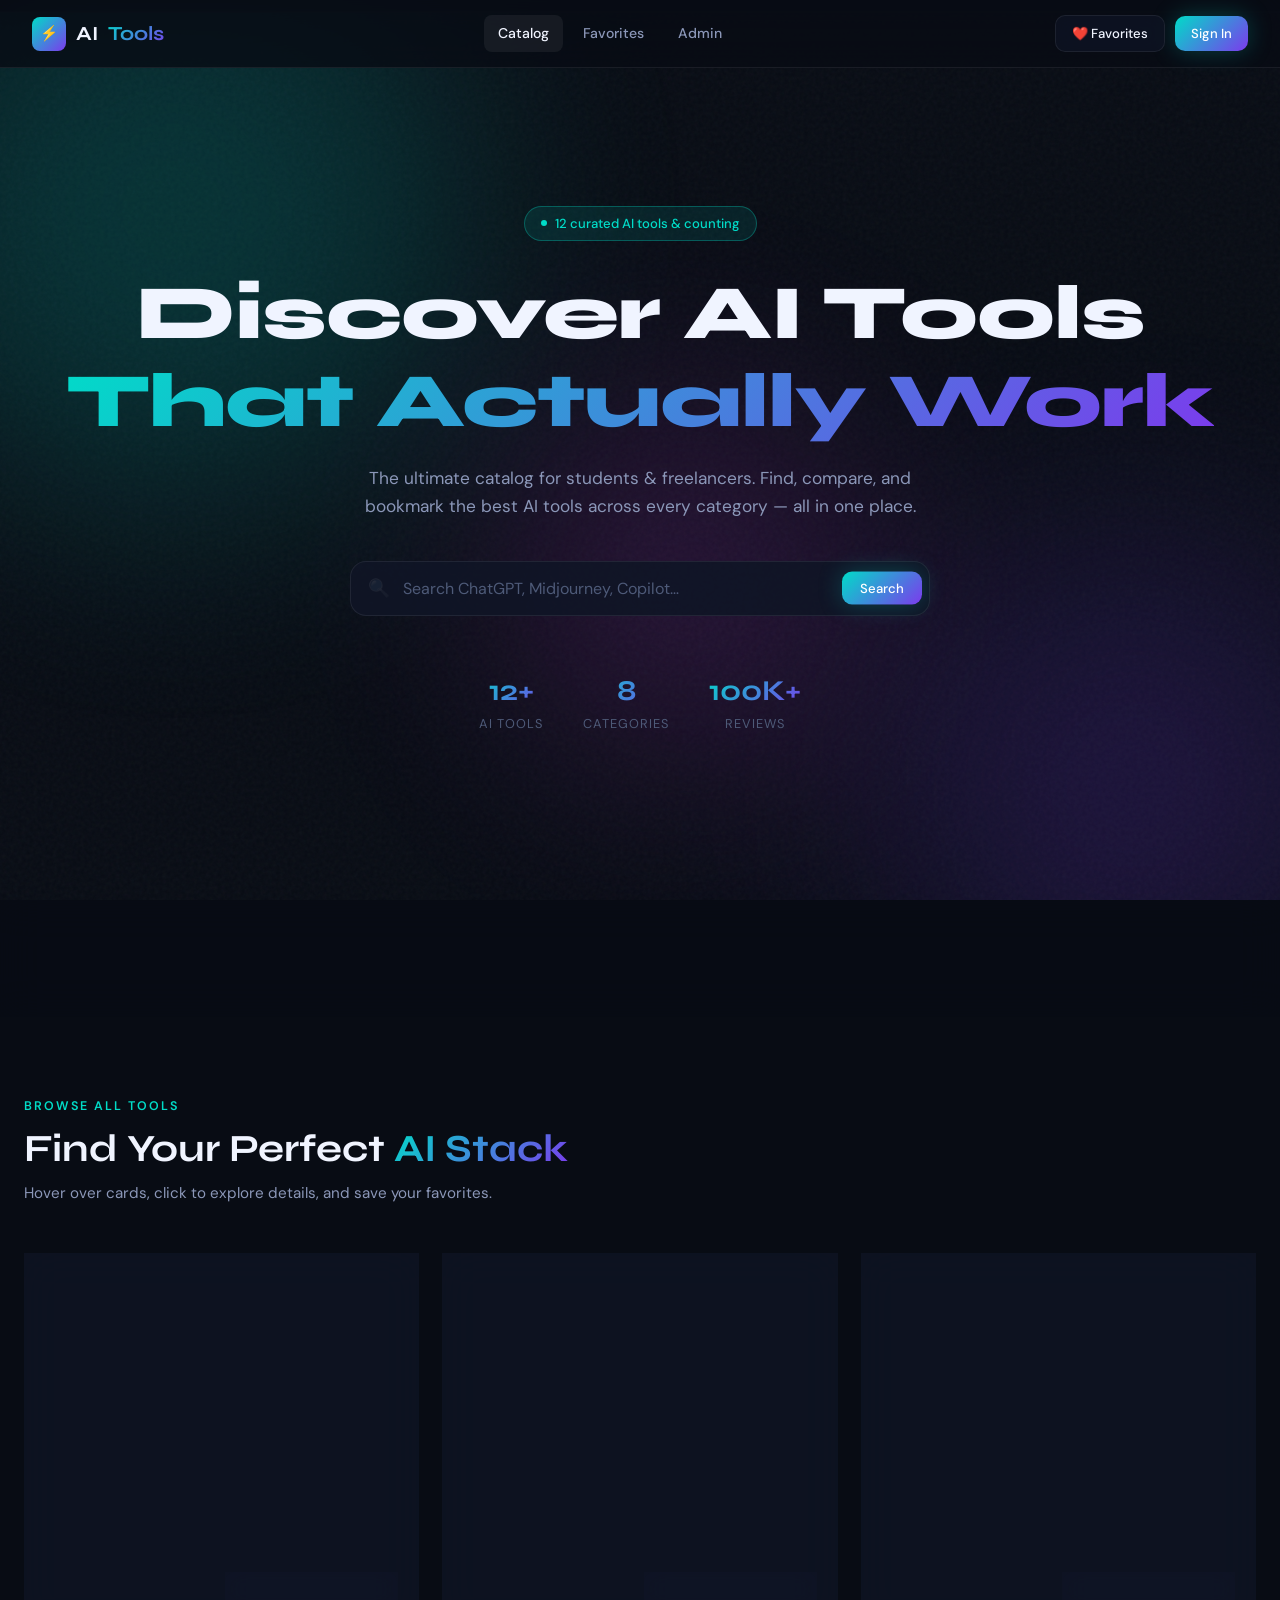
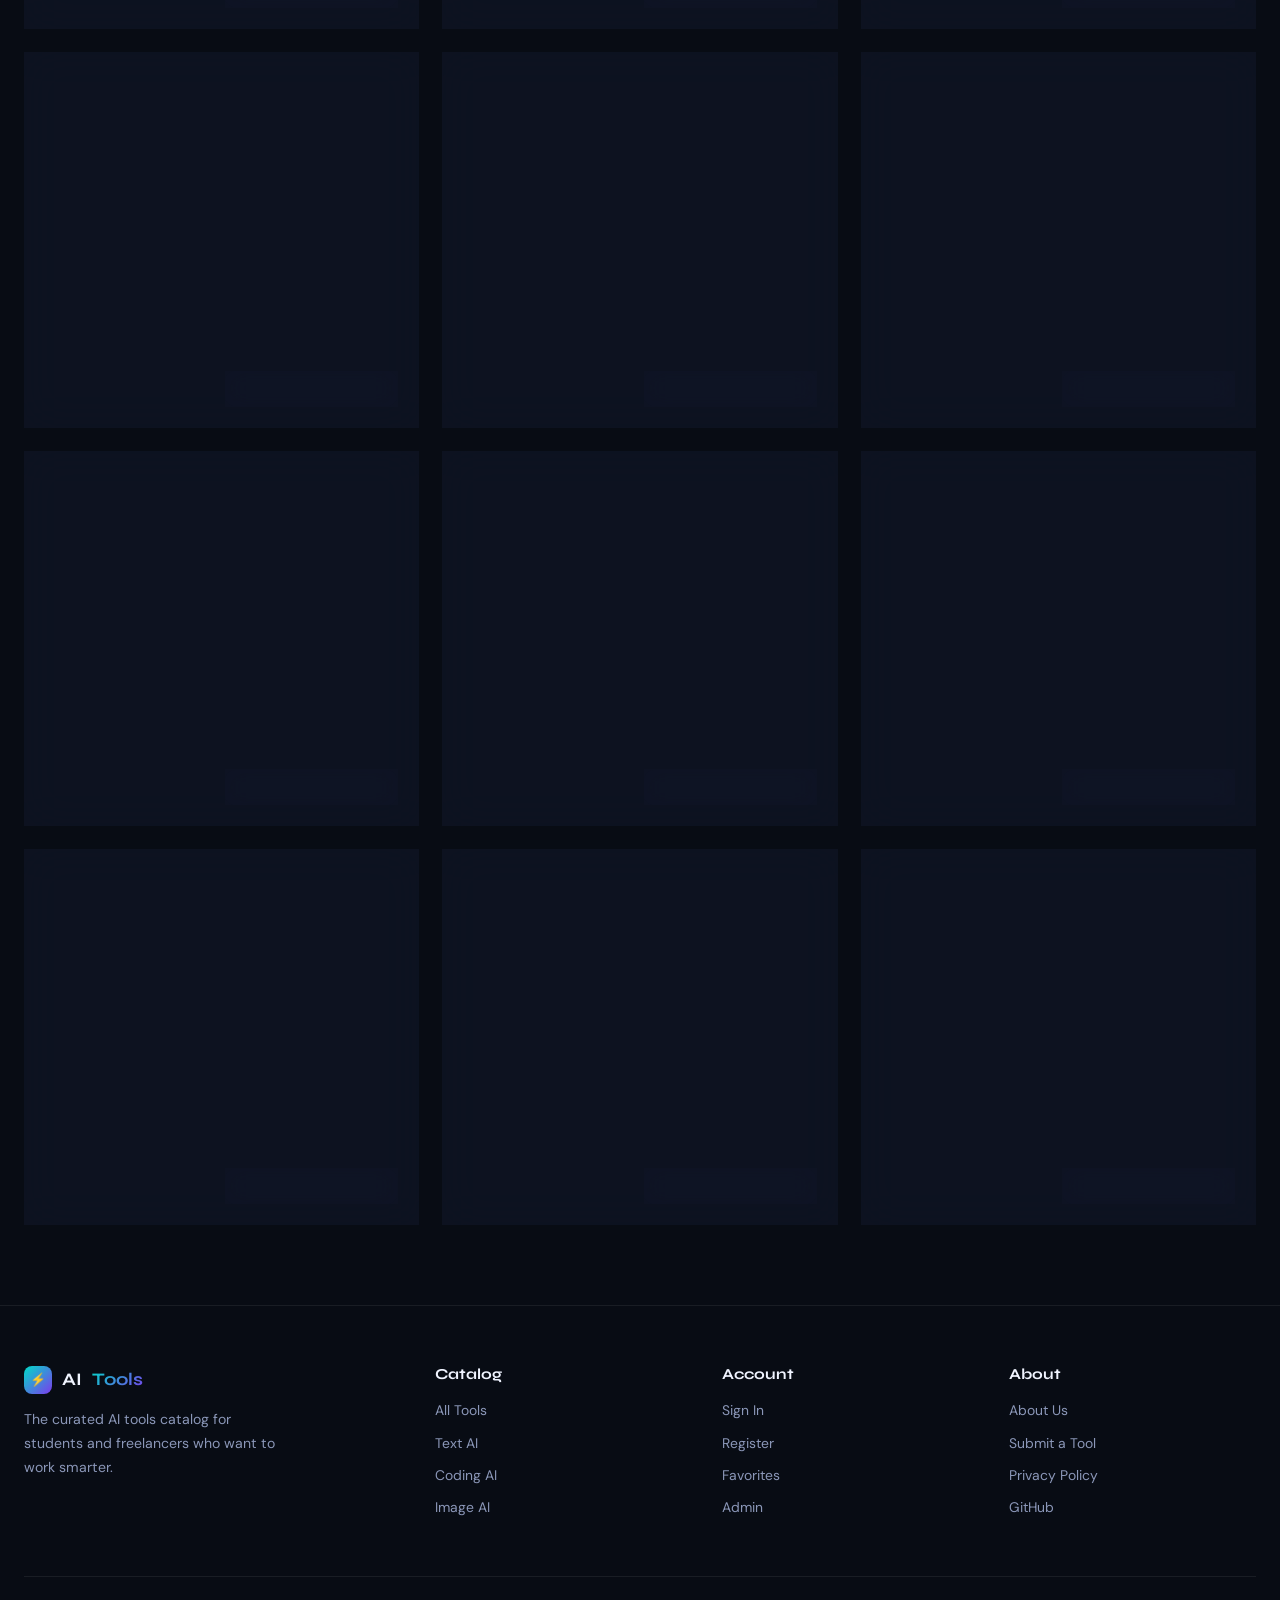
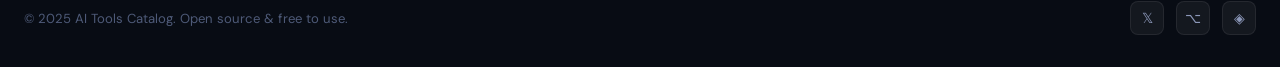
<file: index.html>
<!DOCTYPE html>
<html lang="en">
<head>
  <meta charset="UTF-8" />
  <meta name="viewport" content="width=device-width, initial-scale=1.0" />
  <title>AI Tools Catalog — Discover the Best AI Tools</title>
  <meta name="description" content="Curated catalog of the best AI tools for students and freelancers. Filter by category, price, and rating." />
  <link rel="stylesheet" href="css/style.css" />
  <!-- Favicon placeholder -->
  <link rel="icon" href="data:image/svg+xml,<svg xmlns='http://www.w3.org/2000/svg' viewBox='0 0 100 100'><text y='.9em' font-size='90'>⚡</text></svg>" />
</head>
<body>

<!-- ░░ BACKGROUND ORBS ░░ -->
<div class="bg-orbs" aria-hidden="true">
  <div class="orb orb-1"></div>
  <div class="orb orb-2"></div>
  <div class="orb orb-3"></div>
</div>

<!-- ░░ HEADER ░░ -->
<header class="header" id="header">
  <a href="index.html" class="logo">
    <div class="logo-icon" aria-hidden="true">⚡</div>
    AI<span class="gradient-text">Tools</span>
  </a>

  <nav class="nav" aria-label="Main navigation">
    <a href="index.html" class="active">Catalog</a>
    <a href="favorites.html">Favorites</a>
    <a href="admin.html">Admin</a>
  </nav>

  <div class="header-actions">
    <a href="favorites.html" class="btn btn-ghost btn-sm">❤️ Favorites</a>
    <a href="login.html" class="btn btn-primary btn-sm">Sign In</a>
  </div>

  <button class="hamburger" id="hamburger" aria-label="Toggle menu" aria-expanded="false">
    <span></span><span></span><span></span>
  </button>
</header>

<!-- ░░ MOBILE MENU ░░ -->
<div class="mobile-menu" id="mobileMenu" aria-hidden="true">
  <a href="index.html">🗂️ Catalog</a>
  <a href="favorites.html">❤️ Favorites</a>
  <a href="admin.html">⚙️ Admin</a>
  <div class="mobile-menu-actions">
    <a href="login.html" class="btn btn-primary btn-sm" style="flex:1;justify-content:center">Sign In</a>
  </div>
</div>

<!-- ░░ HERO SECTION ░░ -->
<section class="hero" aria-labelledby="heroTitle">
  <div class="hero-badge">
    <span class="dot" aria-hidden="true"></span>
    12 curated AI tools &amp; counting
  </div>

  <h1 id="heroTitle">
    Discover AI Tools<br />
    <span class="gradient-text">That Actually Work</span>
  </h1>

  <p class="hero-sub">
    The ultimate catalog for students &amp; freelancers. Find, compare, and bookmark
    the best AI tools across every category — all in one place.
  </p>

  <!-- Hero Search -->
  <div class="hero-search" role="search">
    <span class="search-icon" aria-hidden="true">🔍</span>
    <input
      type="search"
      id="heroSearch"
      placeholder="Search ChatGPT, Midjourney, Copilot…"
      aria-label="Search AI tools"
      autocomplete="off"
    />
    <button class="btn btn-primary btn-sm search-btn" aria-label="Search">Search</button>
  </div>

  <!-- Hero Stats -->
  <div class="hero-stats" aria-label="Catalog statistics">
    <div class="stat">
      <div class="stat-num gradient-text">12+</div>
      <div class="stat-label">AI Tools</div>
    </div>
    <div class="stat">
      <div class="stat-num gradient-text">8</div>
      <div class="stat-label">Categories</div>
    </div>
    <div class="stat">
      <div class="stat-num gradient-text">100K+</div>
      <div class="stat-label">Reviews</div>
    </div>
  </div>
</section>

<!-- ░░ FILTERS BAR ░░ -->
<div class="filters-bar" id="filtersBar" role="navigation" aria-label="Filter tools">
  <div class="filters-inner">

    <!-- Category Filters -->
    <button class="cat-btn active" data-cat="All">
      <span class="cat-icon" aria-hidden="true">⚡</span> All
    </button>
    <button class="cat-btn" data-cat="Text">
      <span class="cat-icon" aria-hidden="true">💬</span> Text
    </button>
    <button class="cat-btn" data-cat="Design">
      <span class="cat-icon" aria-hidden="true">🖼️</span> Design
    </button>
    <button class="cat-btn" data-cat="Productivity">
      <span class="cat-icon" aria-hidden="true">📝</span> Productivity
    </button>
    <button class="cat-btn" data-cat="Research">
      <span class="cat-icon" aria-hidden="true">🔍</span> Research
    </button>
    <button class="cat-btn" data-cat="Marketing">
      <span class="cat-icon" aria-hidden="true">📣</span> Marketing
    </button>
    <button class="cat-btn" data-cat="Coding">
      <span class="cat-icon" aria-hidden="true">👨‍💻</span> Coding
    </button>
    <button class="cat-btn" data-cat="Video">
      <span class="cat-icon" aria-hidden="true">🎬</span> Video
    </button>
    <button class="cat-btn" data-cat="Image Generation">
      <span class="cat-icon" aria-hidden="true">🎨</span> Images
    </button>

    <!-- Price Toggle -->
    <div class="price-toggle" role="group" aria-label="Filter by price">
      <button class="price-btn active" data-price="All">All</button>
      <button class="price-btn" data-price="Free">Free</button>
      <button class="price-btn" data-price="Paid">Paid</button>
      <button class="price-btn" data-price="Freemium">Freemium</button>
    </div>

  </div>
</div>

<!-- ░░ TOOLS GRID ░░ -->
<main class="section" id="catalog" aria-label="AI Tools catalog">
  <div class="section-header">
    <div class="section-label">Browse All Tools</div>
    <h2 class="section-title">Find Your Perfect <span class="gradient-text">AI Stack</span></h2>
    <p class="section-sub">Hover over cards, click to explore details, and save your favorites.</p>
  </div>

  <div class="tools-grid" id="toolsGrid" role="list" aria-live="polite" aria-label="AI tools list">
    <!-- Dynamically rendered by app.js -->
  </div>
</main>

<!-- ░░ FOOTER ░░ -->
<footer class="footer" aria-label="Site footer">
  <div class="footer-inner">
    <div class="footer-brand">
      <a href="index.html" class="logo" style="font-size:1.1rem">
        <div class="logo-icon" style="width:28px;height:28px;font-size:.8rem" aria-hidden="true">⚡</div>
        AI<span class="gradient-text">Tools</span>
      </a>
      <p>The curated AI tools catalog for students and freelancers who want to work smarter.</p>
    </div>
    <div class="footer-col">
      <h4>Catalog</h4>
      <a href="index.html">All Tools</a>
      <a href="index.html" onclick="State.setCategory('Text');return false;">Text AI</a>
      <a href="index.html" onclick="State.setCategory('Coding');return false;">Coding AI</a>
      <a href="index.html" onclick="State.setCategory('Image Generation');return false;">Image AI</a>
    </div>
    <div class="footer-col">
      <h4>Account</h4>
      <a href="login.html">Sign In</a>
      <a href="login.html">Register</a>
      <a href="favorites.html">Favorites</a>
      <a href="admin.html">Admin</a>
    </div>
    <div class="footer-col">
      <h4>About</h4>
      <a href="#">About Us</a>
      <a href="#">Submit a Tool</a>
      <a href="#">Privacy Policy</a>
      <a href="#">GitHub</a>
    </div>
  </div>
  <div class="footer-bottom">
    <span>© 2025 AI Tools Catalog. Open source &amp; free to use.</span>
    <div class="footer-socials">
      <a href="#" aria-label="Twitter">𝕏</a>
      <a href="#" aria-label="GitHub">⌥</a>
      <a href="#" aria-label="Discord">◈</a>
    </div>
  </div>
</footer>

<script src="js/app.js"></script>
</body>
</html>
</file>
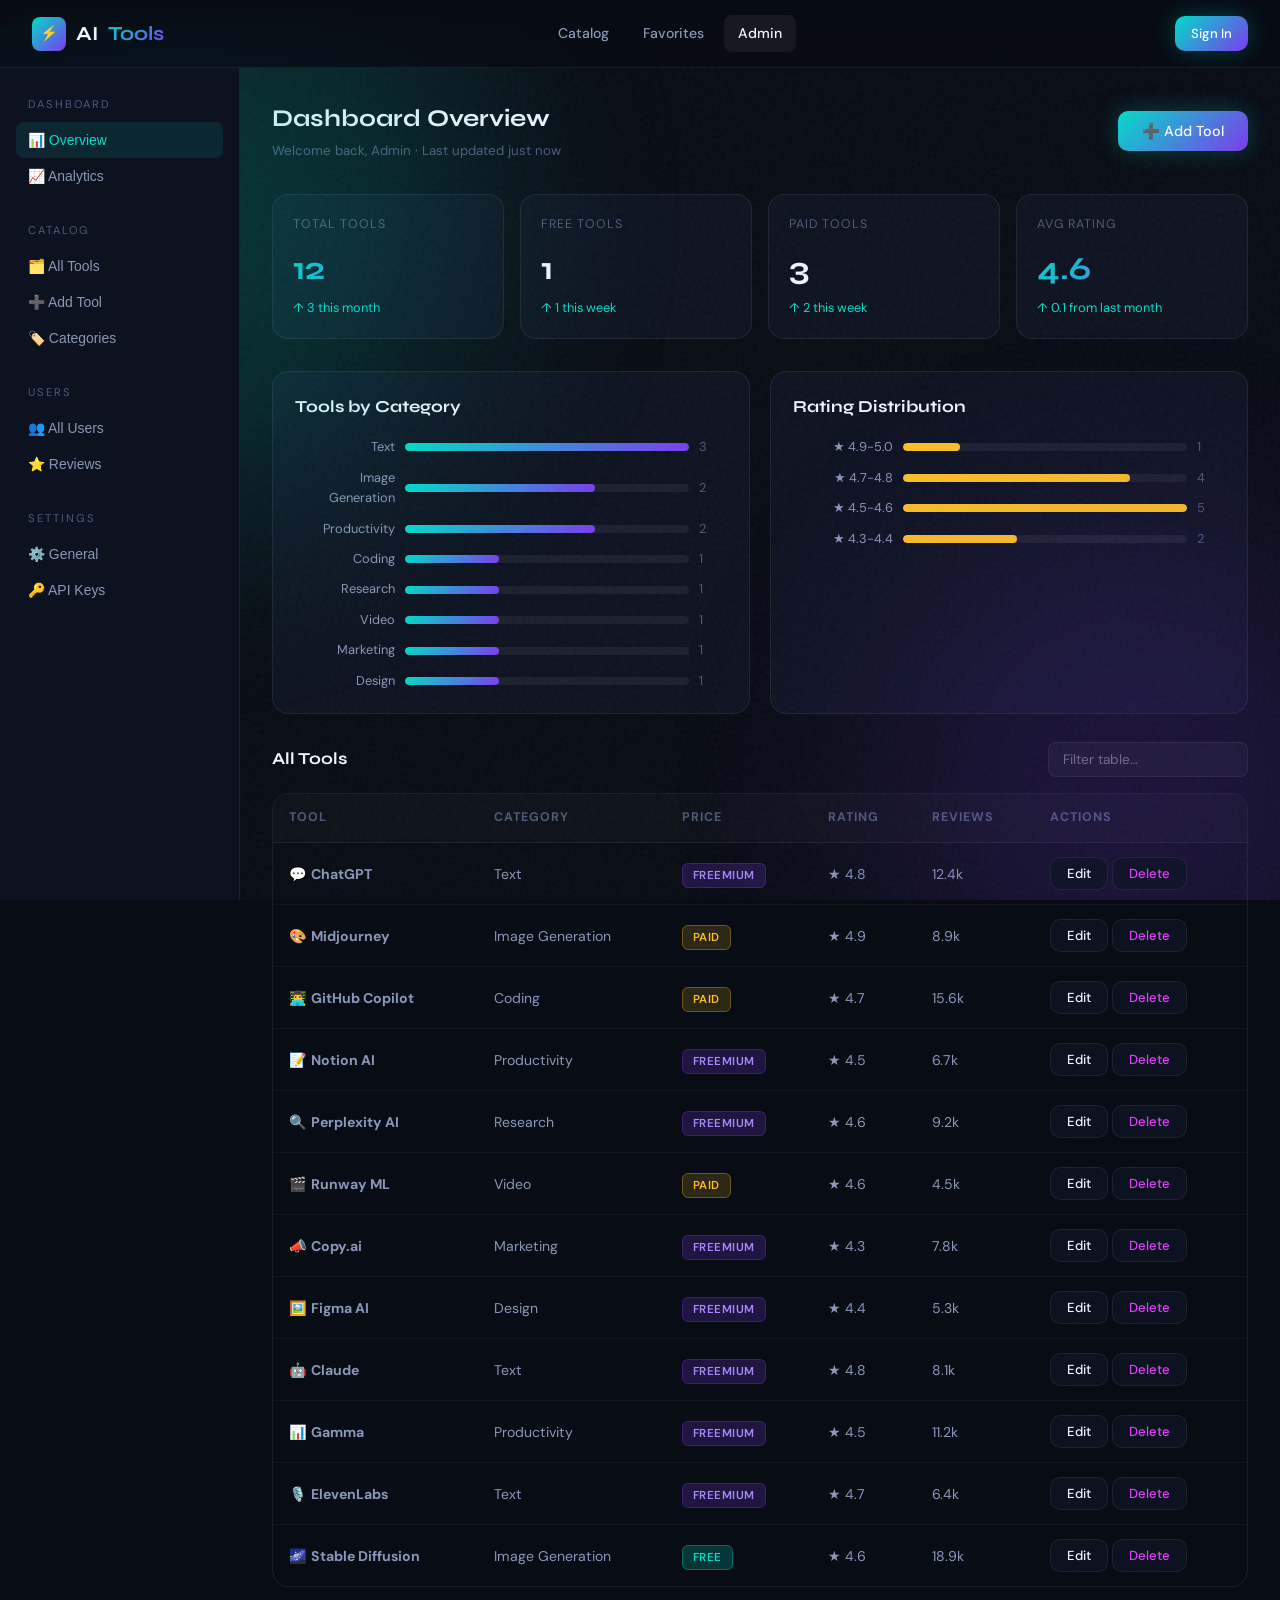
<file: admin.html>
<!DOCTYPE html>
<html lang="en">
<head>
  <meta charset="UTF-8" />
  <meta name="viewport" content="width=device-width, initial-scale=1.0" />
  <title>Admin — AI Tools Catalog</title>
  <link rel="stylesheet" href="css/style.css" />
  <link rel="icon" href="data:image/svg+xml,<svg xmlns='http://www.w3.org/2000/svg' viewBox='0 0 100 100'><text y='.9em' font-size='90'>⚡</text></svg>" />
  <style>
    /* Extra admin styles */
    .chart-bar-wrap {
      display: flex;
      flex-direction: column;
      gap: 10px;
      margin-top: 12px;
    }
    .chart-row { display: flex; align-items: center; gap: 10px; }
    .chart-label { width: 100px; font-size: .8rem; color: var(--text-2); flex-shrink: 0; text-align: right; }
    .chart-track {
      flex: 1;
      height: 8px;
      background: rgba(255,255,255,.06);
      border-radius: 4px;
      overflow: hidden;
    }
    .chart-fill {
      height: 100%;
      border-radius: 4px;
      background: var(--grad-main);
      transition: width 1s cubic-bezier(.4,0,.2,1);
    }
    .chart-val { font-size: .8rem; color: var(--text-3); width: 28px; }
    .admin-section-title {
      font-family: 'Syne', sans-serif;
      font-size: 1.05rem;
      font-weight: 700;
      margin-bottom: 16px;
      color: var(--text-1);
    }
    .admin-grid-2 {
      display: grid;
      grid-template-columns: 1fr 1fr;
      gap: 20px;
      margin-bottom: 28px;
    }
    .admin-panel {
      padding: 22px;
      background: var(--bg-card);
      border: 1px solid var(--border);
      border-radius: var(--r-md);
    }
    @media(max-width:768px){ .admin-grid-2{grid-template-columns:1fr} }
    .add-form-grid { display: grid; grid-template-columns: 1fr 1fr; gap: 14px; }
    @media(max-width:520px){ .add-form-grid{grid-template-columns:1fr} }
    .form-select {
      width: 100%;
      padding: 12px 16px;
      background: rgba(255,255,255,.04);
      border: 1px solid var(--border);
      border-radius: var(--r-sm);
      color: var(--text-1);
      font-size: .93rem;
      font-family: 'DM Sans', sans-serif;
      outline: none;
      cursor: pointer;
    }
    .form-select:focus { border-color: var(--cyan); }
    .form-textarea {
      width: 100%;
      padding: 12px 16px;
      background: rgba(255,255,255,.04);
      border: 1px solid var(--border);
      border-radius: var(--r-sm);
      color: var(--text-1);
      font-size: .9rem;
      font-family: 'DM Sans', sans-serif;
      resize: vertical;
      min-height: 90px;
      outline: none;
    }
    .form-textarea:focus { border-color: var(--cyan); }
  </style>
</head>
<body>

<!-- ░░ BACKGROUND ORBS ░░ -->
<div class="bg-orbs" aria-hidden="true">
  <div class="orb orb-1"></div>
  <div class="orb orb-2"></div>
</div>

<!-- ░░ HEADER ░░ -->
<header class="header" id="header">
  <a href="index.html" class="logo">
    <div class="logo-icon" aria-hidden="true">⚡</div>
    AI<span class="gradient-text">Tools</span>
  </a>
  <nav class="nav">
    <a href="index.html">Catalog</a>
    <a href="favorites.html">Favorites</a>
    <a href="admin.html" class="active">Admin</a>
  </nav>
  <div class="header-actions">
    <a href="login.html" class="btn btn-primary btn-sm">Sign In</a>
  </div>
  <button class="hamburger" id="hamburger" aria-label="Toggle menu">
    <span></span><span></span><span></span>
  </button>
</header>

<div class="mobile-menu" id="mobileMenu">
  <a href="index.html">🗂️ Catalog</a>
  <a href="favorites.html">❤️ Favorites</a>
  <a href="admin.html">⚙️ Admin</a>
</div>

<!-- ░░ ADMIN LAYOUT ░░ -->
<div class="admin-layout">

  <!-- Sidebar -->
  <aside class="admin-sidebar" aria-label="Admin navigation">
    <div class="sidebar-section">
      <div class="sidebar-label">Dashboard</div>
      <button class="sidebar-link active">📊 Overview</button>
      <button class="sidebar-link" onclick="Toast.show('Analytics coming soon', 'info')">📈 Analytics</button>
    </div>
    <div class="sidebar-section">
      <div class="sidebar-label">Catalog</div>
      <button class="sidebar-link" onclick="document.getElementById('toolsTableSection').scrollIntoView({behavior:'smooth'})">🗂️ All Tools</button>
      <button class="sidebar-link" onclick="document.getElementById('addToolBtn').click()">➕ Add Tool</button>
      <button class="sidebar-link" onclick="Toast.show('Categories editor coming soon', 'info')">🏷️ Categories</button>
    </div>
    <div class="sidebar-section">
      <div class="sidebar-label">Users</div>
      <button class="sidebar-link" onclick="Toast.show('User management coming soon', 'info')">👥 All Users</button>
      <button class="sidebar-link" onclick="Toast.show('Reviews moderation coming soon', 'info')">⭐ Reviews</button>
    </div>
    <div class="sidebar-section">
      <div class="sidebar-label">Settings</div>
      <button class="sidebar-link" onclick="Toast.show('Settings coming soon', 'info')">⚙️ General</button>
      <button class="sidebar-link" onclick="Toast.show('API keys coming soon', 'info')">🔑 API Keys</button>
    </div>
  </aside>

  <!-- Main content -->
  <main class="admin-main" aria-label="Admin dashboard content">

    <!-- Topbar -->
    <div class="admin-topbar">
      <div>
        <div class="admin-title">Dashboard Overview</div>
        <div style="font-size:.83rem;color:var(--text-3);margin-top:2px">
          Welcome back, Admin · Last updated just now
        </div>
      </div>
      <button class="btn btn-primary" id="addToolBtn">➕ Add Tool</button>
    </div>

    <!-- Stat cards -->
    <div class="stat-cards">
      <div class="stat-card">
        <div class="stat-card-label">Total Tools</div>
        <div class="stat-card-value gradient-text" id="statTotal">—</div>
        <div class="stat-card-change change-up">↑ 3 this month</div>
      </div>
      <div class="stat-card">
        <div class="stat-card-label">Free Tools</div>
        <div class="stat-card-value" id="statFree">—</div>
        <div class="stat-card-change change-up">↑ 1 this week</div>
      </div>
      <div class="stat-card">
        <div class="stat-card-label">Paid Tools</div>
        <div class="stat-card-value" id="statPaid">—</div>
        <div class="stat-card-change change-up">↑ 2 this week</div>
      </div>
      <div class="stat-card">
        <div class="stat-card-label">Avg Rating</div>
        <div class="stat-card-value gradient-text" id="statRating">—</div>
        <div class="stat-card-change change-up">↑ 0.1 from last month</div>
      </div>
    </div>

    <!-- Charts row -->
    <div class="admin-grid-2">

      <!-- Category breakdown -->
      <div class="admin-panel">
        <div class="admin-section-title">Tools by Category</div>
        <div class="chart-bar-wrap" id="categoryChart"></div>
      </div>

      <!-- Rating distribution -->
      <div class="admin-panel">
        <div class="admin-section-title">Rating Distribution</div>
        <div class="chart-bar-wrap" id="ratingChart"></div>
      </div>

    </div>

    <!-- Tools table -->
    <div id="toolsTableSection">
      <div class="admin-topbar" style="margin-bottom:16px">
        <div class="admin-section-title" style="margin-bottom:0">All Tools</div>
        <input
          type="search"
          placeholder="Filter table…"
          id="tableSearch"
          style="padding:8px 14px;background:rgba(255,255,255,.04);border:1px solid var(--border);border-radius:8px;color:var(--text-1);font-family:'DM Sans',sans-serif;font-size:.85rem;outline:none;width:200px"
        />
      </div>

      <div class="admin-table-wrap">
        <table class="admin-table" aria-label="AI Tools list">
          <thead>
            <tr>
              <th>Tool</th>
              <th>Category</th>
              <th>Price</th>
              <th>Rating</th>
              <th>Reviews</th>
              <th>Actions</th>
            </tr>
          </thead>
          <tbody id="adminTableBody"></tbody>
        </table>
      </div>
    </div>

  </main>
</div>

<!-- ░░ ADD TOOL MODAL ░░ -->
<div class="modal-overlay" id="addToolModal" role="dialog" aria-modal="true" aria-labelledby="modalTitle">
  <div class="modal">
    <div class="modal-header">
      <h2 class="modal-title" id="modalTitle">Add New AI Tool</h2>
      <button class="modal-close" id="modalClose" aria-label="Close modal">✕</button>
    </div>

    <form id="addToolForm" novalidate>
      <div class="add-form-grid">
        <div class="form-group">
          <label class="form-label">Tool Name *</label>
          <input type="text" class="form-input" placeholder="e.g. Claude" required />
        </div>
        <div class="form-group">
          <label class="form-label">Emoji Icon</label>
          <input type="text" class="form-input" placeholder="🤖" maxlength="2" />
        </div>
        <div class="form-group">
          <label class="form-label">Category *</label>
          <select class="form-select" required>
            <option value="">Select category…</option>
            <option>Text</option>
            <option>Design</option>
            <option>Productivity</option>
            <option>Research</option>
            <option>Marketing</option>
            <option>Coding</option>
            <option>Video</option>
            <option>Image Generation</option>
          </select>
        </div>
        <div class="form-group">
          <label class="form-label">Price Model *</label>
          <select class="form-select" required>
            <option value="">Select…</option>
            <option>Free</option>
            <option>Freemium</option>
            <option>Paid</option>
          </select>
        </div>
        <div class="form-group" style="grid-column:1/-1">
          <label class="form-label">Short Description *</label>
          <textarea class="form-textarea" placeholder="Brief description of what this tool does…" required></textarea>
        </div>
        <div class="form-group">
          <label class="form-label">Website URL</label>
          <input type="url" class="form-input" placeholder="https://example.com" />
        </div>
        <div class="form-group">
          <label class="form-label">Starting Price</label>
          <input type="text" class="form-input" placeholder="e.g. Free / $10/mo" />
        </div>
      </div>

      <div style="display:flex;gap:10px;margin-top:8px">
        <button type="submit" class="btn btn-primary" style="flex:1;justify-content:center">Add Tool ✓</button>
        <button type="button" class="btn btn-ghost" id="cancelModal">Cancel</button>
      </div>
    </form>
  </div>
</div>

<script src="js/app.js"></script>
<script>
  /* Category chart */
  function buildCategoryChart() {
    const counts = {};
    AI_TOOLS.forEach(t => { counts[t.category] = (counts[t.category] || 0) + 1; });
    const sorted = Object.entries(counts).sort((a,b) => b[1]-a[1]);
    const max = sorted[0][1];
    const container = document.getElementById('categoryChart');
    if (!container) return;
    container.innerHTML = sorted.map(([cat, n]) => `
      <div class="chart-row">
        <div class="chart-label">${cat}</div>
        <div class="chart-track">
          <div class="chart-fill" style="width:0" data-target="${Math.round(n/max*100)}%"></div>
        </div>
        <div class="chart-val">${n}</div>
      </div>`).join('');
    // Animate bars after render
    setTimeout(() => {
      container.querySelectorAll('.chart-fill').forEach(el => {
        el.style.width = el.dataset.target;
      });
    }, 100);
  }

  /* Rating chart */
  function buildRatingChart() {
    const buckets = { '4.9-5.0': 0, '4.7-4.8': 0, '4.5-4.6': 0, '4.3-4.4': 0 };
    AI_TOOLS.forEach(t => {
      if (t.rating >= 4.9)      buckets['4.9-5.0']++;
      else if (t.rating >= 4.7) buckets['4.7-4.8']++;
      else if (t.rating >= 4.5) buckets['4.5-4.6']++;
      else                      buckets['4.3-4.4']++;
    });
    const max = Math.max(...Object.values(buckets));
    const container = document.getElementById('ratingChart');
    if (!container) return;
    container.innerHTML = Object.entries(buckets).map(([label, n]) => `
      <div class="chart-row">
        <div class="chart-label">★ ${label}</div>
        <div class="chart-track">
          <div class="chart-fill" style="width:0;background:var(--gold)" data-target="${max ? Math.round(n/max*100) : 0}%"></div>
        </div>
        <div class="chart-val">${n}</div>
      </div>`).join('');
    setTimeout(() => {
      container.querySelectorAll('.chart-fill').forEach(el => {
        el.style.width = el.dataset.target;
      });
    }, 100);
  }

  /* Table search */
  document.getElementById('tableSearch')?.addEventListener('input', e => {
    const q = e.target.value.toLowerCase();
    document.querySelectorAll('#adminTableBody tr').forEach(row => {
      row.style.display = row.textContent.toLowerCase().includes(q) ? '' : 'none';
    });
  });

  /* Cancel modal */
  document.getElementById('cancelModal')?.addEventListener('click', () => {
    document.getElementById('addToolModal')?.classList.remove('open');
  });

  /* Run charts after data loads */
  document.addEventListener('DOMContentLoaded', () => {
    setTimeout(() => {
      buildCategoryChart();
      buildRatingChart();
    }, 200);
  });
</script>
</body>
</html>
</file>
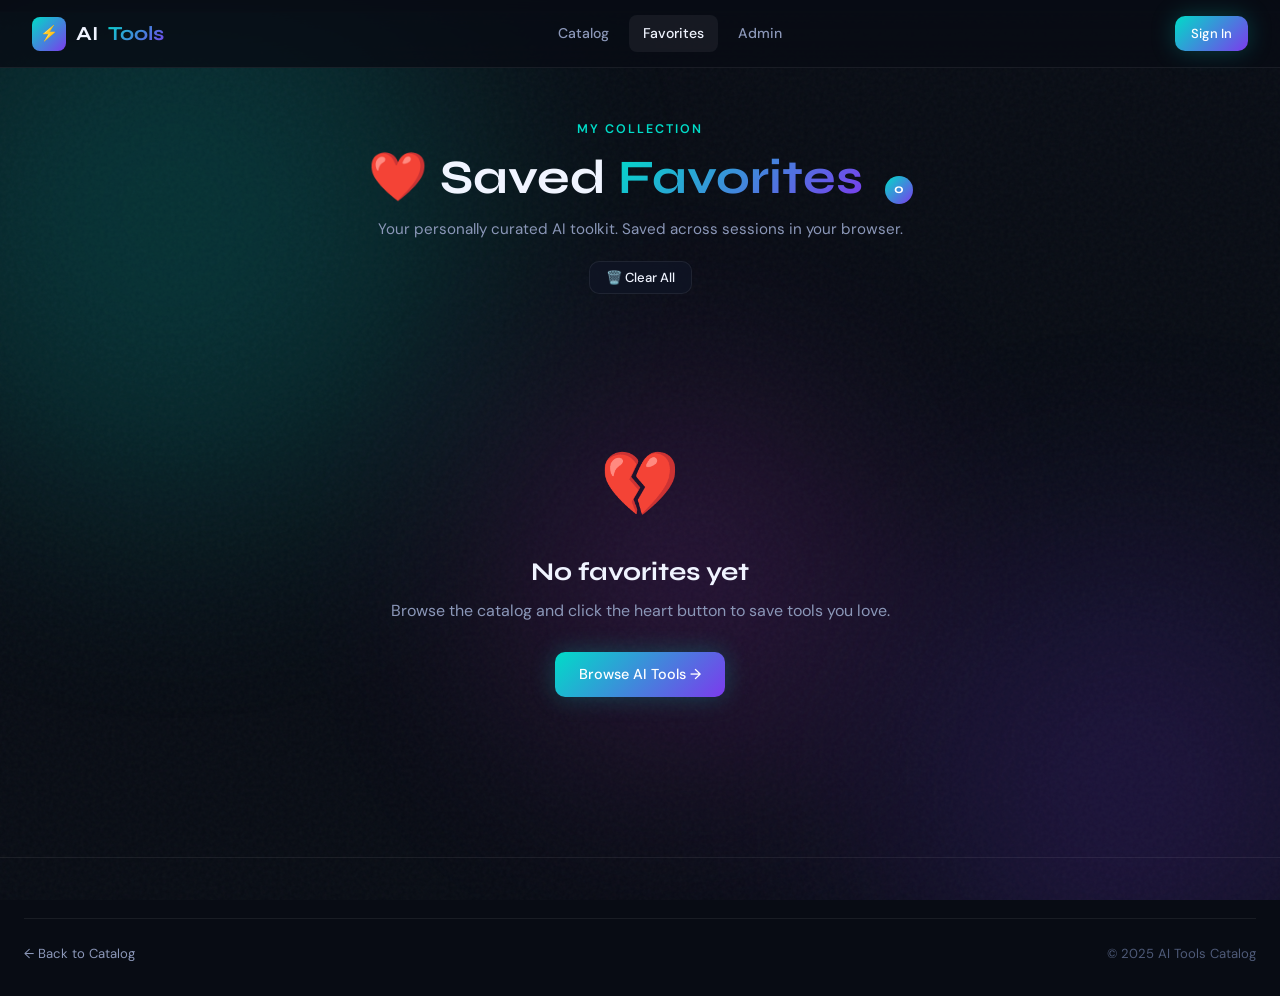
<file: favorites.html>
<!DOCTYPE html>
<html lang="en">
<head>
  <meta charset="UTF-8" />
  <meta name="viewport" content="width=device-width, initial-scale=1.0" />
  <title>My Favorites — AI Tools Catalog</title>
  <link rel="stylesheet" href="css/style.css" />
  <link rel="icon" href="data:image/svg+xml,<svg xmlns='http://www.w3.org/2000/svg' viewBox='0 0 100 100'><text y='.9em' font-size='90'>⚡</text></svg>" />
  <style>
    .fav-count {
      display: inline-flex;
      align-items: center;
      justify-content: center;
      min-width: 28px;
      height: 28px;
      padding: 0 8px;
      background: var(--grad-main);
      border-radius: 999px;
      font-size: .82rem;
      font-weight: 700;
      color: #fff;
      margin-left: 10px;
    }
    .clear-btn {
      cursor: pointer;
    }
  </style>
</head>
<body>

<!-- ░░ BACKGROUND ORBS ░░ -->
<div class="bg-orbs" aria-hidden="true">
  <div class="orb orb-1"></div>
  <div class="orb orb-2"></div>
  <div class="orb orb-3"></div>
</div>

<!-- ░░ HEADER ░░ -->
<header class="header" id="header">
  <a href="index.html" class="logo">
    <div class="logo-icon" aria-hidden="true">⚡</div>
    AI<span class="gradient-text">Tools</span>
  </a>
  <nav class="nav">
    <a href="index.html">Catalog</a>
    <a href="favorites.html" class="active">Favorites</a>
    <a href="admin.html">Admin</a>
  </nav>
  <div class="header-actions">
    <a href="login.html" class="btn btn-primary btn-sm">Sign In</a>
  </div>
  <button class="hamburger" id="hamburger" aria-label="Toggle menu">
    <span></span><span></span><span></span>
  </button>
</header>

<div class="mobile-menu" id="mobileMenu">
  <a href="index.html">🗂️ Catalog</a>
  <a href="favorites.html">❤️ Favorites</a>
  <a href="admin.html">⚙️ Admin</a>
  <div class="mobile-menu-actions">
    <a href="login.html" class="btn btn-primary btn-sm" style="flex:1;justify-content:center">Sign In</a>
  </div>
</div>

<!-- ░░ PAGE HEADER ░░ -->
<div class="page-header">
  <div class="section-label">My Collection</div>
  <h1 class="section-title" style="font-size:clamp(1.8rem,4vw,3rem)">
    ❤️ Saved <span class="gradient-text">Favorites</span>
    <span class="fav-count" id="favCount">0</span>
  </h1>
  <p class="section-sub" style="margin-top:12px">
    Your personally curated AI toolkit. Saved across sessions in your browser.
  </p>
  <button
    class="btn btn-ghost btn-sm clear-btn"
    style="margin-top:20px"
    id="clearAllBtn"
  >
    🗑️ Clear All
  </button>
</div>

<!-- ░░ EMPTY STATE ░░ -->
<div class="empty-state" id="emptyState" style="display:none">
  <span class="empty-icon">💔</span>
  <h2>No favorites yet</h2>
  <p>Browse the catalog and click the heart button to save tools you love.</p>
  <a href="index.html" class="btn btn-primary">Browse AI Tools →</a>
</div>

<!-- ░░ FAVORITES GRID ░░ -->
<div class="section" style="padding-top:0">
  <div class="tools-grid" id="favGrid" aria-live="polite" aria-label="Favorited AI tools"></div>
</div>

<!-- ░░ FOOTER ░░ -->
<footer class="footer">
  <div class="footer-bottom">
    <a href="index.html" style="color:var(--text-2);text-decoration:none">← Back to Catalog</a>
    <span style="color:var(--text-3)">© 2025 AI Tools Catalog</span>
  </div>
</footer>

<script src="js/app.js"></script>
<script>
  // Update count badge
  function updateCount() {
    const count = State.favorites.length;
    const el = document.getElementById('favCount');
    if (el) el.textContent = count;
  }

  // Clear all
  document.getElementById('clearAllBtn')?.addEventListener('click', () => {
    if (!State.favorites.length) {
      Toast.show('Nothing to clear', 'info');
      return;
    }
    State.favorites = [];
    localStorage.setItem('aic_favorites', '[]');
    Toast.show('All favorites cleared', 'info');
    FavoritesPage.render();
    updateCount();
  });

  // Re-render & update count after any toggle
  const origToggle = State.toggleFavorite.bind(State);
  State.toggleFavorite = function(id) {
    origToggle(id);
    setTimeout(() => {
      FavoritesPage.render();
      updateCount();
    }, 50);
  };

  document.addEventListener('DOMContentLoaded', updateCount);
</script>
</body>
</html>
</file>
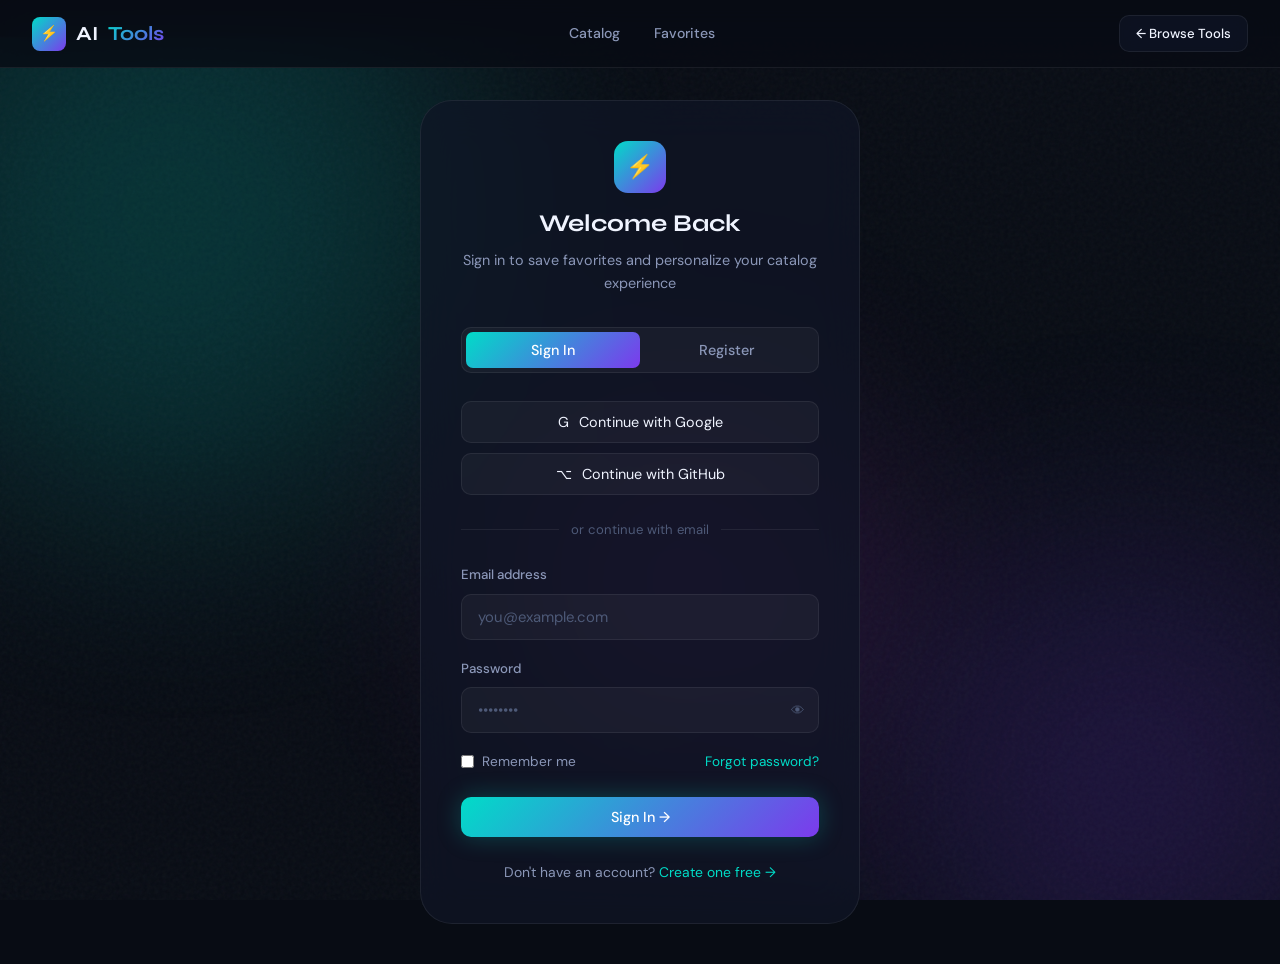
<file: login.html>
<!DOCTYPE html>
<html lang="en">
<head>
  <meta charset="UTF-8" />
  <meta name="viewport" content="width=device-width, initial-scale=1.0" />
  <title>Sign In — AI Tools Catalog</title>
  <link rel="stylesheet" href="css/style.css" />
  <link rel="icon" href="data:image/svg+xml,<svg xmlns='http://www.w3.org/2000/svg' viewBox='0 0 100 100'><text y='.9em' font-size='90'>⚡</text></svg>" />
  <style>
    /* Auth tab styles */
    .auth-tabs {
      display: flex;
      background: rgba(255,255,255,.04);
      border: 1px solid var(--border);
      border-radius: var(--r-sm);
      padding: 4px;
      margin-bottom: 28px;
    }
    .auth-tab {
      flex: 1;
      padding: 9px;
      border: none;
      border-radius: 7px;
      background: transparent;
      color: var(--text-2);
      font-family: 'DM Sans', sans-serif;
      font-size: .9rem;
      font-weight: 500;
      cursor: pointer;
      transition: var(--t);
    }
    .auth-tab.active {
      background: var(--grad-main);
      color: #fff;
    }
    .password-wrapper { position: relative; }
    .password-toggle {
      position: absolute;
      right: 14px; top: 50%;
      transform: translateY(-50%);
      background: none;
      border: none;
      color: var(--text-3);
      cursor: pointer;
      font-size: .85rem;
      transition: var(--t);
    }
    .password-toggle:hover { color: var(--text-1); }
    .strength-bar {
      height: 3px;
      background: var(--border);
      border-radius: 2px;
      margin-top: 6px;
      overflow: hidden;
    }
    .strength-fill {
      height: 100%;
      border-radius: 2px;
      transition: width .3s ease, background .3s ease;
      width: 0;
    }
  </style>
</head>
<body>

<!-- ░░ BACKGROUND ORBS ░░ -->
<div class="bg-orbs" aria-hidden="true">
  <div class="orb orb-1"></div>
  <div class="orb orb-2"></div>
  <div class="orb orb-3"></div>
</div>

<!-- ░░ HEADER ░░ -->
<header class="header" id="header">
  <a href="index.html" class="logo">
    <div class="logo-icon" aria-hidden="true">⚡</div>
    AI<span class="gradient-text">Tools</span>
  </a>
  <nav class="nav">
    <a href="index.html">Catalog</a>
    <a href="favorites.html">Favorites</a>
  </nav>
  <div class="header-actions">
    <a href="index.html" class="btn btn-ghost btn-sm">← Browse Tools</a>
  </div>
  <button class="hamburger" id="hamburger" aria-label="Toggle menu">
    <span></span><span></span><span></span>
  </button>
</header>

<div class="mobile-menu" id="mobileMenu">
  <a href="index.html">🗂️ Catalog</a>
  <a href="favorites.html">❤️ Favorites</a>
</div>

<!-- ░░ AUTH CARD ░░ -->
<main class="auth-page" aria-label="Authentication">
  <div class="auth-card fade-up">

    <div class="auth-logo">
      <div class="logo-icon" aria-hidden="true">⚡</div>
      <div class="auth-title">Welcome Back</div>
      <p class="auth-sub">Sign in to save favorites and personalize your catalog experience</p>
    </div>

    <!-- Tab switcher -->
    <div class="auth-tabs" role="tablist">
      <button class="auth-tab active" data-target="loginPanel" role="tab" aria-selected="true">Sign In</button>
      <button class="auth-tab" data-target="registerPanel" role="tab" aria-selected="false">Register</button>
    </div>

    <!-- SIGN IN PANEL -->
    <div class="auth-panel" id="loginPanel">
      <!-- Social logins -->
      <button class="social-btn" type="button" onclick="Toast.show('OAuth demo — not connected', 'info')">
        <span>G</span> Continue with Google
      </button>
      <button class="social-btn" type="button" onclick="Toast.show('OAuth demo — not connected', 'info')">
        <span>⌥</span> Continue with GitHub
      </button>

      <div class="divider">or continue with email</div>

      <form id="loginForm" novalidate>
        <div class="form-group">
          <label class="form-label" for="loginEmail">Email address</label>
          <input
            type="email"
            id="loginEmail"
            class="form-input"
            placeholder="you@example.com"
            required
            autocomplete="email"
          />
        </div>

        <div class="form-group">
          <label class="form-label" for="loginPassword">Password</label>
          <div class="password-wrapper">
            <input
              type="password"
              id="loginPassword"
              class="form-input"
              placeholder="••••••••"
              required
              autocomplete="current-password"
            />
            <button type="button" class="password-toggle" id="loginToggle" aria-label="Toggle password visibility">👁</button>
          </div>
        </div>

        <div class="form-row">
          <label class="form-check">
            <input type="checkbox" /> Remember me
          </label>
          <a href="#" class="form-link">Forgot password?</a>
        </div>

        <button type="submit" class="btn btn-primary" style="width:100%;justify-content:center">
          Sign In →
        </button>
      </form>
    </div>

    <!-- REGISTER PANEL -->
    <div class="auth-panel" id="registerPanel" style="display:none">
      <button class="social-btn" type="button" onclick="Toast.show('OAuth demo — not connected', 'info')">
        <span>G</span> Sign up with Google
      </button>

      <div class="divider">or create account</div>

      <form id="registerForm" novalidate>
        <div class="form-group">
          <label class="form-label" for="regName">Full name</label>
          <input
            type="text"
            id="regName"
            class="form-input"
            placeholder="Jane Doe"
            required
            autocomplete="name"
          />
        </div>

        <div class="form-group">
          <label class="form-label" for="regEmail">Email address</label>
          <input
            type="email"
            id="regEmail"
            class="form-input"
            placeholder="you@example.com"
            required
            autocomplete="email"
          />
        </div>

        <div class="form-group">
          <label class="form-label" for="regPassword">Password</label>
          <div class="password-wrapper">
            <input
              type="password"
              id="regPassword"
              class="form-input"
              placeholder="Create a strong password"
              required
              id="regPassword"
              autocomplete="new-password"
            />
            <button type="button" class="password-toggle" id="regToggle" aria-label="Toggle password visibility">👁</button>
          </div>
          <div class="strength-bar"><div class="strength-fill" id="strengthFill"></div></div>
        </div>

        <div class="form-group">
          <label class="form-check">
            <input type="checkbox" required /> I agree to the <a href="#" class="form-link">Terms</a> &amp; <a href="#" class="form-link">Privacy Policy</a>
          </label>
        </div>

        <button type="submit" class="btn btn-primary" style="width:100%;justify-content:center">
          Create Account →
        </button>
      </form>
    </div>

    <p class="auth-footer">
      Don't have an account? <a href="#" id="switchToRegister">Create one free →</a>
    </p>
  </div>
</main>

<script src="js/app.js"></script>
<script>
  // Password toggle visibility
  function initPasswordToggle(inputId, toggleId) {
    const input = document.getElementById(inputId);
    const btn   = document.getElementById(toggleId);
    if (!input || !btn) return;
    btn.addEventListener('click', () => {
      input.type = input.type === 'password' ? 'text' : 'password';
      btn.textContent = input.type === 'password' ? '👁' : '🙈';
    });
  }
  initPasswordToggle('loginPassword', 'loginToggle');
  initPasswordToggle('regPassword', 'regToggle');

  // Password strength indicator
  document.getElementById('regPassword')?.addEventListener('input', e => {
    const val = e.target.value;
    const fill = document.getElementById('strengthFill');
    if (!fill) return;
    let score = 0;
    if (val.length >= 8)   score++;
    if (/[A-Z]/.test(val)) score++;
    if (/[0-9]/.test(val)) score++;
    if (/[^A-Za-z0-9]/.test(val)) score++;
    const colors = ['#e040fb','#ff9800','#fbbf24','#00dcc8'];
    fill.style.width   = `${score * 25}%`;
    fill.style.background = colors[score - 1] || 'transparent';
  });

  // Quick switch link
  document.getElementById('switchToRegister')?.addEventListener('click', e => {
    e.preventDefault();
    document.querySelector('.auth-tab[data-target="registerPanel"]')?.click();
  });
</script>
</body>
</html>
</file>
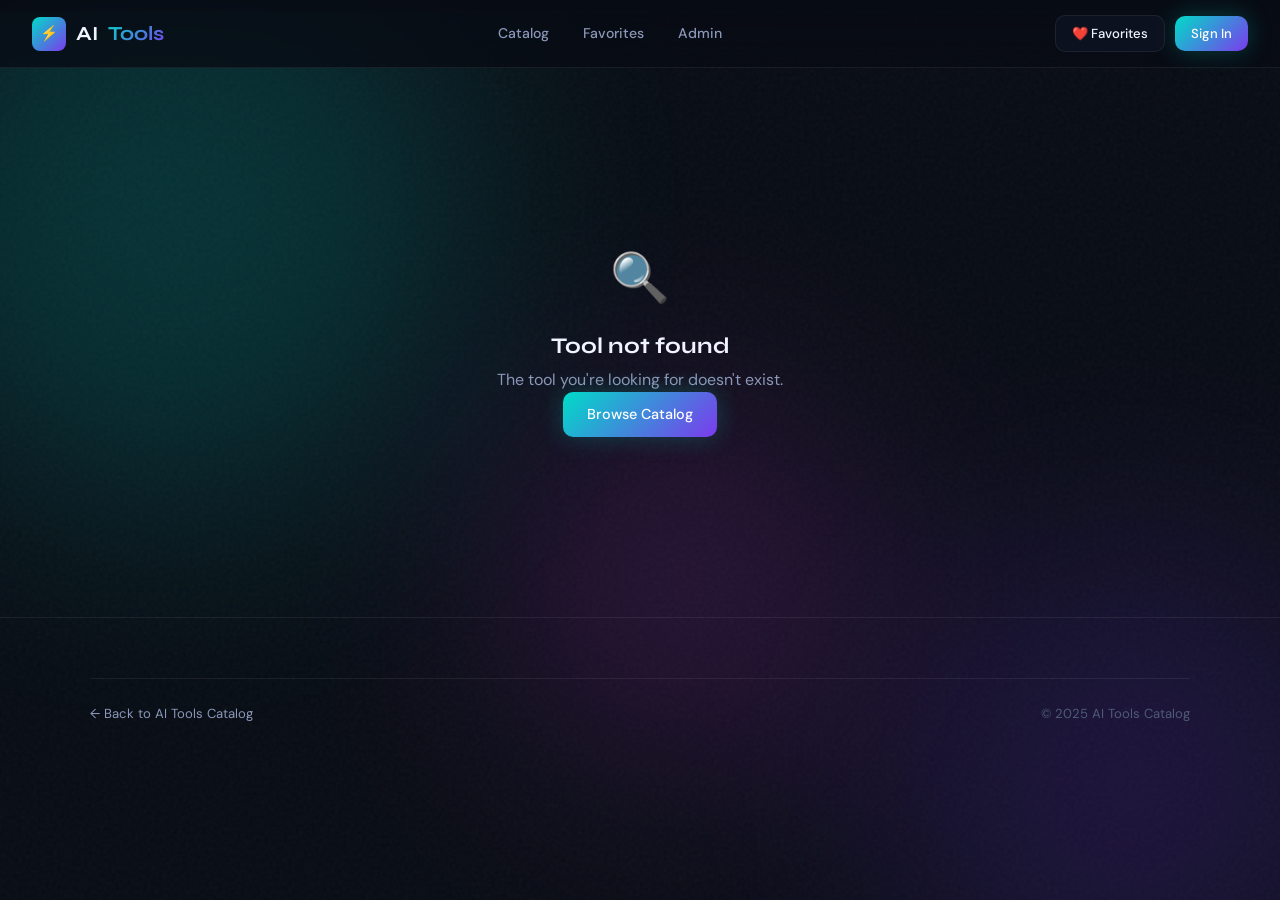
<file: tool.html>
<!DOCTYPE html>
<html lang="en">
<head>
  <meta charset="UTF-8" />
  <meta name="viewport" content="width=device-width, initial-scale=1.0" />
  <title>Tool Details — AI Tools Catalog</title>
  <meta name="description" content="Detailed view of an AI tool — features, pros, cons, pricing, and reviews." />
  <link rel="stylesheet" href="css/style.css" />
  <link rel="icon" href="data:image/svg+xml,<svg xmlns='http://www.w3.org/2000/svg' viewBox='0 0 100 100'><text y='.9em' font-size='90'>⚡</text></svg>" />
  <style>
    /* Tool page extra styles */
    .tool-badge-row {
      display: flex; align-items: center; gap: 12px; margin-bottom: 16px;
    }
    .tool-title-group { margin-bottom: 20px; }
    .tool-title { font-size: clamp(2rem, 4vw, 3rem); font-weight: 800; margin-bottom: 10px; }
    .tool-rating-big {
      display: inline-flex; align-items: center; gap: 6px;
      color: var(--gold); font-size: 1rem; font-weight: 600;
    }
    .tool-desc-text { color: var(--text-2); line-height: 1.75; font-size: 1rem; margin-bottom: 28px; }
    .section-divider { height: 1px; background: var(--border); margin: 40px 0; }
    .features-grid {
      display: grid; grid-template-columns: repeat(2, 1fr); gap: 10px; margin-top: 16px;
    }
    .feature-pill {
      padding: 10px 14px;
      background: rgba(0,220,200,.06);
      border: 1px solid rgba(0,220,200,.15);
      border-radius: var(--r-sm);
      font-size: .87rem;
      color: var(--text-1);
      display: flex; align-items: center; gap: 8px;
    }
    .feature-pill::before { content: '⚡'; font-size: .8rem; }
    .info-card-section { margin-bottom: 20px; }
    .info-card-label { font-size: .75rem; text-transform: uppercase; letter-spacing: 1px; color: var(--text-3); margin-bottom: 10px; }
    @media(max-width:768px){ .features-grid{grid-template-columns:1fr} }
  </style>
</head>
<body>

<!-- ░░ BACKGROUND ORBS ░░ -->
<div class="bg-orbs" aria-hidden="true">
  <div class="orb orb-1"></div>
  <div class="orb orb-2"></div>
  <div class="orb orb-3"></div>
</div>

<!-- ░░ HEADER ░░ -->
<header class="header" id="header">
  <a href="index.html" class="logo">
    <div class="logo-icon" aria-hidden="true">⚡</div>
    AI<span class="gradient-text">Tools</span>
  </a>
  <nav class="nav">
    <a href="index.html">Catalog</a>
    <a href="favorites.html">Favorites</a>
    <a href="admin.html">Admin</a>
  </nav>
  <div class="header-actions">
    <a href="favorites.html" class="btn btn-ghost btn-sm">❤️ Favorites</a>
    <a href="login.html" class="btn btn-primary btn-sm">Sign In</a>
  </div>
  <button class="hamburger" id="hamburger" aria-label="Toggle menu">
    <span></span><span></span><span></span>
  </button>
</header>

<div class="mobile-menu" id="mobileMenu">
  <a href="index.html">🗂️ Catalog</a>
  <a href="favorites.html">❤️ Favorites</a>
  <a href="admin.html">⚙️ Admin</a>
  <div class="mobile-menu-actions">
    <a href="login.html" class="btn btn-primary btn-sm" style="flex:1;justify-content:center">Sign In</a>
  </div>
</div>

<!-- ░░ TOOL HERO ░░ -->
<div class="tool-hero" id="toolContent">

  <button class="back-btn" id="backBtn" aria-label="Go back">
    ← Back to Catalog
  </button>

  <div class="tool-hero-grid">

    <!-- Left: info -->
    <div class="tool-hero-left">

      <!-- Image / Emoji -->
      <div class="tool-hero-image">
        <div class="card-image-placeholder tool-hero-image-placeholder" id="toolImagePlaceholder">
          <span id="toolEmoji">🤖</span>
        </div>
      </div>

      <!-- Title & meta -->
      <div class="tool-title-group" style="margin-top:28px">
        <div class="tool-badge-row">
          <span id="toolCat" class="card-cat"></span>
          <span id="toolBadge" class="card-badge"></span>
        </div>
        <h1 class="tool-title" id="toolName">Loading…</h1>
        <div class="tool-rating-big" id="toolRating"></div>
      </div>

      <!-- Full description -->
      <p class="tool-desc-text" id="toolDesc"></p>

      <!-- Features grid -->
      <div>
        <div class="section-label">Key Features</div>
        <div class="features-grid" id="toolFeaturesGrid">
          <!-- filled by JS -->
        </div>
      </div>

      <div class="section-divider"></div>

      <!-- Pros & Cons -->
      <div class="section-label">Pros &amp; Cons</div>
      <div class="pros-cons">
        <div class="pros-box">
          <div class="pros-title">✅ Pros</div>
          <ul id="toolPros"></ul>
        </div>
        <div class="cons-box">
          <div class="cons-title">❌ Cons</div>
          <ul id="toolCons"></ul>
        </div>
      </div>

      <div class="section-divider"></div>

      <!-- Reviews -->
      <div class="section-label">User Reviews</div>
      <div class="reviews-grid" id="toolReviews"></div>

    </div>

    <!-- Right: sticky info card -->
    <div class="tool-info-card">

      <!-- Price -->
      <div class="tool-price-block glass">
        <div class="tool-price-label">Pricing</div>
        <div class="tool-price-value gradient-text" id="toolPrice">—</div>
      </div>

      <!-- CTA buttons -->
      <div style="display:flex;flex-direction:column;gap:10px;margin-bottom:20px">
        <a href="#" id="toolWebsite" class="btn btn-primary" target="_blank" rel="noopener">
          Visit Website →
        </a>
        <button class="btn btn-ghost" id="favBtn">❤️ Save to Favorites</button>
      </div>

      <!-- Features list -->
      <div class="glass" style="padding:20px">
        <div class="info-card-label">Features at a glance</div>
        <ul class="features-list" id="toolFeatures"></ul>
      </div>

    </div>

  </div>
</div>

<!-- ░░ FOOTER ░░ -->
<footer class="footer">
  <div class="footer-bottom" style="max-width:1100px">
    <a href="index.html" style="color:var(--text-2);text-decoration:none">← Back to AI Tools Catalog</a>
    <span style="color:var(--text-3)">© 2025 AI Tools Catalog</span>
  </div>
</footer>

<script src="js/app.js"></script>
<script>
  // Wire up features grid after DOM load (toolPage populates toolFeatures list)
  document.addEventListener('DOMContentLoaded', () => {
    // After ToolPage.init() runs, convert list items to pill grid
    setTimeout(() => {
      const list = document.getElementById('toolFeatures');
      const grid = document.getElementById('toolFeaturesGrid');
      if (!list || !grid) return;
      Array.from(list.querySelectorAll('li')).forEach(li => {
        const pill = document.createElement('div');
        pill.className = 'feature-pill';
        pill.textContent = li.textContent;
        grid.appendChild(pill);
      });
    }, 100);
  });
</script>
</body>
</html>
</file>
<file: css/style.css>
/* ============================================================
   AI TOOLS CATALOG — style.css
   Dark glassmorphism theme with cyan/violet gradient accents
   ============================================================ */

/* ── 1. FONTS & RESET ── */
@import url('https://fonts.googleapis.com/css2?family=Syne:wght@400;600;700;800&family=DM+Sans:ital,opsz,wght@0,9..40,300;0,9..40,400;0,9..40,500;1,9..40,300&display=swap');

*, *::before, *::after { box-sizing: border-box; margin: 0; padding: 0; }

:root {
  /* Palette */
  --bg-base:      #080c14;
  --bg-surface:   #0d1220;
  --bg-card:      rgba(16, 22, 38, 0.72);
  --border:       rgba(255,255,255,0.07);
  --border-glow:  rgba(0,220,200,0.3);

  /* Accents */
  --cyan:   #00dcc8;
  --violet: #7c3aed;
  --pink:   #e040fb;
  --gold:   #fbbf24;

  --grad-main:   linear-gradient(135deg, var(--cyan) 0%, var(--violet) 100%);
  --grad-card:   linear-gradient(160deg, rgba(0,220,200,.08) 0%, rgba(124,58,237,.08) 100%);

  /* Text */
  --text-1: #f0f4ff;
  --text-2: #8b97b8;
  --text-3: #4e5a78;

  /* Spacing & radius */
  --r-sm: 10px;
  --r-md: 16px;
  --r-lg: 24px;
  --r-xl: 32px;

  /* Transition */
  --t: 0.28s cubic-bezier(.4,0,.2,1);
}

html { scroll-behavior: smooth; }

body {
  font-family: 'DM Sans', sans-serif;
  background: var(--bg-base);
  color: var(--text-1);
  min-height: 100vh;
  overflow-x: hidden;
  line-height: 1.6;
}

/* ── 2. NOISE TEXTURE OVERLAY ── */
body::before {
  content: '';
  position: fixed;
  inset: 0;
  background-image: url("data:image/svg+xml,%3Csvg viewBox='0 0 256 256' xmlns='http://www.w3.org/2000/svg'%3E%3Cfilter id='noise'%3E%3CfeTurbulence type='fractalNoise' baseFrequency='0.9' numOctaves='4' stitchTiles='stitch'/%3E%3C/filter%3E%3Crect width='100%25' height='100%25' filter='url(%23noise)' opacity='0.04'/%3E%3C/svg%3E");
  pointer-events: none;
  z-index: 0;
}

/* ── 3. BACKGROUND ORBS ── */
.bg-orbs {
  position: fixed;
  inset: 0;
  pointer-events: none;
  z-index: 0;
  overflow: hidden;
}
.orb {
  position: absolute;
  border-radius: 50%;
  filter: blur(120px);
  opacity: 0.18;
  animation: orbFloat 18s ease-in-out infinite;
}
.orb-1 { width: 600px; height: 600px; background: var(--cyan);   top: -10%; left: -10%; animation-delay: 0s;   }
.orb-2 { width: 500px; height: 500px; background: var(--violet); bottom: -15%; right: -8%; animation-delay: -6s;  }
.orb-3 { width: 350px; height: 350px; background: var(--pink);   top: 45%; left: 40%;     animation-delay: -12s; }

@keyframes orbFloat {
  0%,100% { transform: translate(0,0) scale(1); }
  33%      { transform: translate(30px,-40px) scale(1.05); }
  66%      { transform: translate(-20px,25px) scale(.95); }
}

/* ── 4. SCROLLBAR ── */
::-webkit-scrollbar { width: 6px; }
::-webkit-scrollbar-track { background: var(--bg-base); }
::-webkit-scrollbar-thumb { background: var(--violet); border-radius: 3px; }

/* ── 5. TYPOGRAPHY ── */
h1,h2,h3,h4,h5 { font-family: 'Syne', sans-serif; line-height: 1.15; }

.gradient-text {
  background: var(--grad-main);
  -webkit-background-clip: text;
  -webkit-text-fill-color: transparent;
  background-clip: text;
}

/* ── 6. BUTTONS ── */
.btn {
  display: inline-flex;
  align-items: center;
  gap: 8px;
  padding: 11px 24px;
  border-radius: var(--r-sm);
  border: none;
  cursor: pointer;
  font-family: 'DM Sans', sans-serif;
  font-size: .9rem;
  font-weight: 500;
  transition: var(--t);
  text-decoration: none;
  white-space: nowrap;
}

.btn-primary {
  background: var(--grad-main);
  color: #fff;
  box-shadow: 0 0 24px rgba(0,220,200,.25);
}
.btn-primary:hover { transform: translateY(-2px); box-shadow: 0 6px 32px rgba(0,220,200,.4); }

.btn-ghost {
  background: var(--bg-card);
  color: var(--text-1);
  border: 1px solid var(--border);
  backdrop-filter: blur(12px);
}
.btn-ghost:hover { border-color: var(--cyan); color: var(--cyan); transform: translateY(-2px); }

.btn-sm { padding: 7px 16px; font-size: .82rem; }
.btn-icon { width: 38px; height: 38px; padding: 0; justify-content: center; border-radius: 8px; }

/* ── 7. GLASS CARD BASE ── */
.glass {
  background: var(--bg-card);
  backdrop-filter: blur(20px);
  -webkit-backdrop-filter: blur(20px);
  border: 1px solid var(--border);
  border-radius: var(--r-lg);
}

/* ── 8. HEADER ── */
.header {
  position: fixed;
  top: 0; left: 0; right: 0;
  z-index: 900;
  padding: 0 32px;
  height: 68px;
  display: flex;
  align-items: center;
  justify-content: space-between;
  background: rgba(8,12,20,.8);
  backdrop-filter: blur(24px);
  border-bottom: 1px solid var(--border);
  transition: var(--t);
}
.header.scrolled { background: rgba(8,12,20,.96); }

.logo {
  display: flex;
  align-items: center;
  gap: 10px;
  text-decoration: none;
  font-family: 'Syne', sans-serif;
  font-size: 1.25rem;
  font-weight: 700;
  color: var(--text-1);
}
.logo-icon {
  width: 34px; height: 34px;
  background: var(--grad-main);
  border-radius: 8px;
  display: grid;
  place-items: center;
  font-size: .9rem;
}

.nav { display: flex; align-items: center; gap: 6px; }
.nav a {
  padding: 7px 14px;
  border-radius: 8px;
  color: var(--text-2);
  text-decoration: none;
  font-size: .88rem;
  font-weight: 500;
  transition: var(--t);
}
.nav a:hover, .nav a.active { color: var(--text-1); background: rgba(255,255,255,.06); }

.header-actions { display: flex; align-items: center; gap: 10px; }

/* Hamburger */
.hamburger {
  display: none;
  flex-direction: column;
  gap: 5px;
  cursor: pointer;
  padding: 8px;
  background: none;
  border: none;
}
.hamburger span {
  display: block;
  width: 22px;
  height: 2px;
  background: var(--text-1);
  border-radius: 2px;
  transition: var(--t);
}
.hamburger.open span:nth-child(1) { transform: translateY(7px) rotate(45deg); }
.hamburger.open span:nth-child(2) { opacity: 0; }
.hamburger.open span:nth-child(3) { transform: translateY(-7px) rotate(-45deg); }

/* Mobile menu */
.mobile-menu {
  position: fixed;
  top: 68px; left: 0; right: 0;
  background: rgba(8,12,20,.98);
  backdrop-filter: blur(24px);
  border-bottom: 1px solid var(--border);
  padding: 20px 24px 28px;
  display: flex;
  flex-direction: column;
  gap: 8px;
  transform: translateY(-120%);
  transition: transform 0.35s cubic-bezier(.4,0,.2,1);
  z-index: 800;
}
.mobile-menu.open { transform: translateY(0); }
.mobile-menu a {
  padding: 12px 16px;
  border-radius: 10px;
  color: var(--text-2);
  text-decoration: none;
  font-size: .95rem;
  transition: var(--t);
}
.mobile-menu a:hover { color: var(--text-1); background: rgba(255,255,255,.06); }
.mobile-menu-actions { display: flex; gap: 10px; margin-top: 10px; }

/* ── 9. HERO SECTION ── */
.hero {
  position: relative;
  z-index: 1;
  min-height: 100vh;
  display: flex;
  flex-direction: column;
  align-items: center;
  justify-content: center;
  text-align: center;
  padding: 120px 24px 80px;
}

.hero-badge {
  display: inline-flex;
  align-items: center;
  gap: 8px;
  padding: 6px 16px;
  background: rgba(0,220,200,.1);
  border: 1px solid rgba(0,220,200,.3);
  border-radius: 999px;
  font-size: .82rem;
  color: var(--cyan);
  font-weight: 500;
  margin-bottom: 28px;
  animation: fadeUp .6s ease both;
}
.hero-badge .dot {
  width: 6px; height: 6px;
  background: var(--cyan);
  border-radius: 50%;
  animation: pulse 2s ease infinite;
}
@keyframes pulse { 0%,100%{opacity:1;transform:scale(1)} 50%{opacity:.5;transform:scale(1.4)} }

.hero h1 {
  font-size: clamp(2.6rem, 6vw, 5rem);
  font-weight: 800;
  letter-spacing: -1px;
  margin-bottom: 20px;
  animation: fadeUp .6s .1s ease both;
}

.hero-sub {
  max-width: 560px;
  color: var(--text-2);
  font-size: 1.08rem;
  margin-bottom: 40px;
  animation: fadeUp .6s .2s ease both;
}

/* Hero search */
.hero-search {
  position: relative;
  width: 100%;
  max-width: 580px;
  animation: fadeUp .6s .3s ease both;
}
.hero-search input {
  width: 100%;
  padding: 16px 56px 16px 52px;
  background: rgba(16,22,38,.9);
  border: 1px solid var(--border);
  border-radius: var(--r-md);
  color: var(--text-1);
  font-size: 1rem;
  font-family: 'DM Sans', sans-serif;
  backdrop-filter: blur(20px);
  transition: var(--t);
  outline: none;
}
.hero-search input::placeholder { color: var(--text-3); }
.hero-search input:focus { border-color: var(--cyan); box-shadow: 0 0 0 3px rgba(0,220,200,.12); }
.hero-search .search-icon {
  position: absolute;
  left: 18px; top: 50%;
  transform: translateY(-50%);
  color: var(--text-3);
  font-size: 1.1rem;
}
.hero-search .search-btn {
  position: absolute;
  right: 8px; top: 50%;
  transform: translateY(-50%);
  padding: 8px 18px;
}

.hero-stats {
  display: flex;
  gap: 40px;
  margin-top: 52px;
  animation: fadeUp .6s .45s ease both;
}
.stat { text-align: center; }
.stat-num { font-family: 'Syne', sans-serif; font-size: 1.8rem; font-weight: 700; }
.stat-label { font-size: .8rem; color: var(--text-3); text-transform: uppercase; letter-spacing: 1px; }

/* ── 10. SECTION WRAPPERS ── */
.section {
  position: relative;
  z-index: 1;
  padding: 80px 24px;
  max-width: 1280px;
  margin: 0 auto;
}
.section-header { margin-bottom: 48px; }
.section-label {
  font-size: .78rem;
  text-transform: uppercase;
  letter-spacing: 2px;
  color: var(--cyan);
  font-weight: 600;
  margin-bottom: 10px;
}
.section-title { font-size: clamp(1.6rem, 3vw, 2.4rem); font-weight: 700; }
.section-sub { color: var(--text-2); margin-top: 10px; font-size: .95rem; }

/* ── 11. CATEGORY FILTERS ── */
.filters-bar {
  position: sticky;
  top: 68px;
  z-index: 100;
  background: rgba(8,12,20,.85);
  backdrop-filter: blur(20px);
  border-bottom: 1px solid var(--border);
  padding: 14px 24px;
}
.filters-inner {
  max-width: 1280px;
  margin: 0 auto;
  display: flex;
  align-items: center;
  gap: 12px;
  flex-wrap: wrap;
}

.cat-btn {
  display: inline-flex;
  align-items: center;
  gap: 7px;
  padding: 8px 18px;
  border-radius: 999px;
  border: 1px solid var(--border);
  background: transparent;
  color: var(--text-2);
  font-family: 'DM Sans', sans-serif;
  font-size: .84rem;
  font-weight: 500;
  cursor: pointer;
  transition: var(--t);
  white-space: nowrap;
}
.cat-btn:hover { border-color: rgba(0,220,200,.4); color: var(--text-1); }
.cat-btn.active {
  background: rgba(0,220,200,.12);
  border-color: var(--cyan);
  color: var(--cyan);
}
.cat-btn .cat-icon { font-size: 1rem; }

/* Price toggle */
.price-toggle {
  margin-left: auto;
  display: flex;
  background: rgba(255,255,255,.04);
  border: 1px solid var(--border);
  border-radius: 999px;
  padding: 3px;
  gap: 2px;
}
.price-btn {
  padding: 6px 16px;
  border-radius: 999px;
  border: none;
  background: transparent;
  color: var(--text-2);
  font-family: 'DM Sans', sans-serif;
  font-size: .82rem;
  cursor: pointer;
  transition: var(--t);
}
.price-btn.active { background: var(--grad-main); color: #fff; }

/* ── 12. TOOLS GRID ── */
.tools-grid {
  display: grid;
  grid-template-columns: repeat(auto-fill, minmax(300px, 1fr));
  gap: 24px;
}

/* ── 13. TOOL CARD ── */
.tool-card {
  background: var(--bg-card);
  backdrop-filter: blur(20px);
  border: 1px solid var(--border);
  border-radius: var(--r-lg);
  overflow: hidden;
  transition: transform var(--t), border-color var(--t), box-shadow var(--t);
  display: flex;
  flex-direction: column;
  animation: fadeUp .5s ease both;
}
.tool-card:hover {
  transform: translateY(-6px);
  border-color: var(--border-glow);
  box-shadow: 0 20px 60px rgba(0,0,0,.4), 0 0 0 1px rgba(0,220,200,.1);
}

.card-image {
  position: relative;
  height: 180px;
  overflow: hidden;
  background: var(--bg-surface);
}
.card-image img {
  width: 100%; height: 100%;
  object-fit: cover;
  transition: transform .5s ease;
}
.tool-card:hover .card-image img { transform: scale(1.06); }

.card-image-placeholder {
  width: 100%; height: 100%;
  display: flex;
  flex-direction: column;
  align-items: center;
  justify-content: center;
  gap: 10px;
  font-size: 2.5rem;
  background: var(--grad-card);
}

.card-badge {
  position: absolute;
  top: 12px; right: 12px;
  padding: 4px 10px;
  border-radius: 6px;
  font-size: .72rem;
  font-weight: 600;
  text-transform: uppercase;
  letter-spacing: .5px;
}
.badge-free  { background: rgba(0,220,200,.2); color: var(--cyan); border: 1px solid rgba(0,220,200,.3); }
.badge-paid  { background: rgba(251,191,36,.15); color: var(--gold); border: 1px solid rgba(251,191,36,.3); }
.badge-freemium { background: rgba(124,58,237,.2); color: #a78bfa; border: 1px solid rgba(124,58,237,.3); }

.card-fav {
  position: absolute;
  top: 12px; left: 12px;
  width: 32px; height: 32px;
  border-radius: 8px;
  background: rgba(8,12,20,.7);
  border: 1px solid var(--border);
  display: flex; align-items: center; justify-content: center;
  cursor: pointer;
  transition: var(--t);
  font-size: .9rem;
}
.card-fav:hover  { background: rgba(224,64,251,.2); border-color: var(--pink); }
.card-fav.active { background: rgba(224,64,251,.3); border-color: var(--pink); }

.card-body { padding: 20px; flex: 1; display: flex; flex-direction: column; gap: 10px; }

.card-meta {
  display: flex;
  align-items: center;
  justify-content: space-between;
}
.card-cat {
  font-size: .75rem;
  text-transform: uppercase;
  letter-spacing: 1px;
  color: var(--cyan);
  font-weight: 600;
}
.card-rating {
  display: flex;
  align-items: center;
  gap: 4px;
  font-size: .8rem;
  color: var(--gold);
}
.card-rating span { color: var(--text-2); }

.card-name { font-family: 'Syne', sans-serif; font-size: 1.1rem; font-weight: 700; }

.card-desc { font-size: .87rem; color: var(--text-2); line-height: 1.55; flex: 1; }

.card-footer {
  display: flex;
  gap: 10px;
  margin-top: 4px;
}
.card-footer .btn { flex: 1; justify-content: center; }

/* ── 14. NO RESULTS ── */
.no-results {
  grid-column: 1/-1;
  text-align: center;
  padding: 80px 24px;
  color: var(--text-2);
}
.no-results .icon { font-size: 3rem; margin-bottom: 16px; }
.no-results h3 { font-family: 'Syne', sans-serif; font-size: 1.4rem; margin-bottom: 8px; color: var(--text-1); }

/* ── 15. TOOL DETAIL PAGE ── */
.tool-hero {
  position: relative;
  z-index: 1;
  padding: 120px 24px 60px;
  max-width: 1100px;
  margin: 0 auto;
}
.tool-hero-grid {
  display: grid;
  grid-template-columns: 1fr 380px;
  gap: 48px;
  align-items: start;
}
.tool-hero-image {
  border-radius: var(--r-xl);
  overflow: hidden;
  border: 1px solid var(--border);
  height: 320px;
  background: var(--bg-surface);
}
.tool-hero-image img { width: 100%; height: 100%; object-fit: cover; }
.tool-hero-image-placeholder {
  width: 100%; height: 100%;
  display: flex; align-items: center; justify-content: center;
  font-size: 4rem;
  background: var(--grad-card);
}

.back-btn {
  display: inline-flex;
  align-items: center;
  gap: 8px;
  color: var(--text-2);
  font-size: .87rem;
  cursor: pointer;
  margin-bottom: 24px;
  transition: var(--t);
  background: none;
  border: none;
}
.back-btn:hover { color: var(--cyan); }

.tool-info-card {
  position: sticky;
  top: 88px;
}

.tool-price-block {
  padding: 24px;
  border-radius: var(--r-lg);
  background: var(--bg-card);
  border: 1px solid var(--border);
  margin-bottom: 16px;
}
.tool-price-label { font-size: .78rem; color: var(--text-3); text-transform: uppercase; letter-spacing: 1px; margin-bottom: 6px; }
.tool-price-value { font-family: 'Syne', sans-serif; font-size: 1.8rem; font-weight: 700; }

.features-list { list-style: none; display: flex; flex-direction: column; gap: 10px; }
.features-list li {
  display: flex;
  align-items: center;
  gap: 10px;
  font-size: .9rem;
  color: var(--text-2);
}
.features-list li::before {
  content: '✓';
  width: 20px; height: 20px;
  background: rgba(0,220,200,.15);
  border: 1px solid rgba(0,220,200,.3);
  border-radius: 50%;
  display: flex; align-items: center; justify-content: center;
  font-size: .7rem;
  color: var(--cyan);
  flex-shrink: 0;
}

.pros-cons {
  display: grid;
  grid-template-columns: 1fr 1fr;
  gap: 16px;
  margin-top: 32px;
}
.pros-box, .cons-box {
  padding: 20px;
  border-radius: var(--r-md);
  border: 1px solid var(--border);
}
.pros-box { background: rgba(0,220,200,.05); border-color: rgba(0,220,200,.15); }
.cons-box { background: rgba(224,64,251,.05); border-color: rgba(224,64,251,.15); }
.pros-title { color: var(--cyan); font-weight: 600; margin-bottom: 12px; font-size: .9rem; }
.cons-title { color: var(--pink); font-weight: 600; margin-bottom: 12px; font-size: .9rem; }
.pros-box li, .cons-box li { font-size: .85rem; color: var(--text-2); margin-bottom: 6px; list-style: none; padding-left: 16px; position: relative; }
.pros-box li::before { content: '+'; position: absolute; left: 0; color: var(--cyan); }
.cons-box li::before { content: '−'; position: absolute; left: 0; color: var(--pink); }

/* Reviews */
.reviews-grid { display: flex; flex-direction: column; gap: 16px; margin-top: 24px; }
.review-card {
  padding: 20px;
  border-radius: var(--r-md);
  background: var(--bg-card);
  border: 1px solid var(--border);
}
.review-header { display: flex; align-items: center; justify-content: space-between; margin-bottom: 10px; }
.reviewer-info { display: flex; align-items: center; gap: 10px; }
.reviewer-avatar {
  width: 36px; height: 36px;
  border-radius: 50%;
  display: flex; align-items: center; justify-content: center;
  font-size: .9rem;
  font-weight: 700;
  color: #fff;
}
.reviewer-name { font-weight: 600; font-size: .9rem; }
.reviewer-date { font-size: .78rem; color: var(--text-3); }
.review-stars { color: var(--gold); font-size: .9rem; }
.review-text { font-size: .88rem; color: var(--text-2); line-height: 1.6; }

/* ── 16. AUTH PAGES ── */
.auth-page {
  min-height: 100vh;
  display: flex;
  align-items: center;
  justify-content: center;
  padding: 100px 24px 40px;
  position: relative;
  z-index: 1;
}
.auth-card {
  width: 100%;
  max-width: 440px;
  padding: 40px;
  background: var(--bg-card);
  backdrop-filter: blur(20px);
  border: 1px solid var(--border);
  border-radius: var(--r-xl);
}
.auth-logo { text-align: center; margin-bottom: 32px; }
.auth-logo .logo-icon { width: 52px; height: 52px; font-size: 1.4rem; margin: 0 auto 12px; border-radius: 14px; }
.auth-title { font-family: 'Syne', sans-serif; font-size: 1.5rem; font-weight: 700; text-align: center; margin-bottom: 6px; }
.auth-sub { text-align: center; color: var(--text-2); font-size: .9rem; margin-bottom: 32px; }

.form-group { margin-bottom: 18px; }
.form-label { display: block; font-size: .83rem; font-weight: 500; color: var(--text-2); margin-bottom: 8px; }
.form-input {
  width: 100%;
  padding: 12px 16px;
  background: rgba(255,255,255,.04);
  border: 1px solid var(--border);
  border-radius: var(--r-sm);
  color: var(--text-1);
  font-size: .93rem;
  font-family: 'DM Sans', sans-serif;
  transition: var(--t);
  outline: none;
}
.form-input:focus { border-color: var(--cyan); box-shadow: 0 0 0 3px rgba(0,220,200,.1); }
.form-input::placeholder { color: var(--text-3); }

.form-row { display: flex; justify-content: space-between; align-items: center; margin-bottom: 24px; }
.form-check { display: flex; align-items: center; gap: 8px; font-size: .85rem; color: var(--text-2); cursor: pointer; }
.form-check input { accent-color: var(--cyan); }
.form-link { font-size: .85rem; color: var(--cyan); text-decoration: none; transition: var(--t); }
.form-link:hover { color: var(--text-1); }

.divider {
  display: flex; align-items: center; gap: 12px;
  margin: 24px 0;
  color: var(--text-3); font-size: .82rem;
}
.divider::before, .divider::after {
  content: ''; flex: 1; height: 1px; background: var(--border);
}

.social-btn {
  width: 100%;
  padding: 11px;
  background: rgba(255,255,255,.04);
  border: 1px solid var(--border);
  border-radius: var(--r-sm);
  color: var(--text-1);
  font-family: 'DM Sans', sans-serif;
  font-size: .9rem;
  cursor: pointer;
  transition: var(--t);
  display: flex; align-items: center; justify-content: center; gap: 10px;
  margin-bottom: 10px;
}
.social-btn:hover { border-color: rgba(255,255,255,.2); background: rgba(255,255,255,.07); }

.auth-footer { text-align: center; margin-top: 24px; font-size: .87rem; color: var(--text-2); }
.auth-footer a { color: var(--cyan); text-decoration: none; }

/* ── 17. FAVORITES PAGE ── */
.page-header {
  position: relative;
  z-index: 1;
  padding: 120px 24px 60px;
  text-align: center;
}
.empty-state {
  text-align: center;
  padding: 80px 24px;
  position: relative;
  z-index: 1;
}
.empty-icon {
  font-size: 4rem;
  margin-bottom: 20px;
  display: block;
}
.empty-state h2 { font-family: 'Syne', sans-serif; font-size: 1.6rem; margin-bottom: 12px; }
.empty-state p { color: var(--text-2); margin-bottom: 28px; }

/* ── 18. ADMIN PAGE ── */
.admin-layout {
  display: grid;
  grid-template-columns: 240px 1fr;
  min-height: 100vh;
  padding-top: 68px;
}
.admin-sidebar {
  background: var(--bg-surface);
  border-right: 1px solid var(--border);
  padding: 28px 16px;
  position: sticky;
  top: 68px;
  height: calc(100vh - 68px);
  overflow-y: auto;
}
.sidebar-section { margin-bottom: 28px; }
.sidebar-label { font-size: .7rem; text-transform: uppercase; letter-spacing: 2px; color: var(--text-3); padding: 0 12px; margin-bottom: 8px; }
.sidebar-link {
  display: flex;
  align-items: center;
  gap: 10px;
  padding: 10px 12px;
  border-radius: 8px;
  color: var(--text-2);
  text-decoration: none;
  font-size: .87rem;
  transition: var(--t);
  cursor: pointer;
  border: none;
  background: none;
  width: 100%;
  text-align: left;
}
.sidebar-link:hover { color: var(--text-1); background: rgba(255,255,255,.05); }
.sidebar-link.active { color: var(--cyan); background: rgba(0,220,200,.1); }

.admin-main { padding: 32px; overflow-y: auto; }
.admin-topbar {
  display: flex; align-items: center; justify-content: space-between;
  margin-bottom: 32px;
}
.admin-title { font-family: 'Syne', sans-serif; font-size: 1.5rem; font-weight: 700; }

.stat-cards {
  display: grid;
  grid-template-columns: repeat(4, 1fr);
  gap: 16px;
  margin-bottom: 32px;
}
.stat-card {
  padding: 20px;
  border-radius: var(--r-md);
  background: var(--bg-card);
  border: 1px solid var(--border);
}
.stat-card-label { font-size: .78rem; color: var(--text-3); text-transform: uppercase; letter-spacing: 1px; margin-bottom: 8px; }
.stat-card-value { font-family: 'Syne', sans-serif; font-size: 2rem; font-weight: 700; }
.stat-card-change { font-size: .8rem; margin-top: 4px; }
.change-up { color: var(--cyan); }
.change-down { color: var(--pink); }

.admin-table-wrap { overflow-x: auto; border-radius: var(--r-md); border: 1px solid var(--border); }
.admin-table { width: 100%; border-collapse: collapse; }
.admin-table th {
  padding: 14px 16px;
  text-align: left;
  font-size: .78rem;
  text-transform: uppercase;
  letter-spacing: 1px;
  color: var(--text-3);
  background: rgba(255,255,255,.02);
  border-bottom: 1px solid var(--border);
}
.admin-table td {
  padding: 14px 16px;
  font-size: .88rem;
  border-bottom: 1px solid rgba(255,255,255,.04);
  color: var(--text-2);
}
.admin-table tr:last-child td { border-bottom: none; }
.admin-table tr:hover td { background: rgba(255,255,255,.02); }

/* ── 19. TOAST NOTIFICATIONS ── */
.toast-container {
  position: fixed;
  bottom: 28px;
  right: 28px;
  z-index: 9999;
  display: flex;
  flex-direction: column;
  gap: 10px;
  align-items: flex-end;
}
.toast {
  padding: 14px 20px;
  border-radius: var(--r-sm);
  background: var(--bg-surface);
  border: 1px solid var(--border);
  color: var(--text-1);
  font-size: .88rem;
  backdrop-filter: blur(20px);
  display: flex;
  align-items: center;
  gap: 10px;
  max-width: 320px;
  box-shadow: 0 8px 32px rgba(0,0,0,.4);
  animation: slideIn .3s ease;
  transition: opacity .3s ease, transform .3s ease;
}
.toast.removing { opacity: 0; transform: translateX(20px); }
.toast-icon { font-size: 1rem; flex-shrink: 0; }
.toast-success { border-color: rgba(0,220,200,.3); }
.toast-success .toast-icon { color: var(--cyan); }
.toast-error   { border-color: rgba(224,64,251,.3); }
.toast-error .toast-icon { color: var(--pink); }
.toast-info    { border-color: rgba(124,58,237,.3); }
.toast-info .toast-icon { color: #a78bfa; }

@keyframes slideIn {
  from { opacity: 0; transform: translateX(20px); }
  to   { opacity: 1; transform: translateX(0); }
}

/* ── 20. LOADING SKELETON ── */
.skeleton {
  background: linear-gradient(90deg, rgba(255,255,255,.04) 25%, rgba(255,255,255,.08) 50%, rgba(255,255,255,.04) 75%);
  background-size: 200% 100%;
  animation: shimmer 1.5s infinite;
  border-radius: 6px;
}
@keyframes shimmer { from{background-position:200% 0} to{background-position:-200% 0} }
.skeleton-card { border-radius: var(--r-lg); overflow: hidden; border: 1px solid var(--border); }
.skeleton-img  { height: 180px; }
.skeleton-body { padding: 20px; }
.skeleton-line { height: 14px; margin-bottom: 10px; }
.skeleton-line.short { width: 40%; }
.skeleton-line.medium { width: 70%; }

/* ── 21. FOOTER ── */
.footer {
  position: relative;
  z-index: 1;
  border-top: 1px solid var(--border);
  padding: 60px 24px 32px;
}
.footer-inner {
  max-width: 1280px;
  margin: 0 auto;
  display: grid;
  grid-template-columns: 1.5fr repeat(3, 1fr);
  gap: 40px;
  margin-bottom: 48px;
}
.footer-brand p { color: var(--text-2); font-size: .88rem; margin-top: 14px; max-width: 260px; line-height: 1.7; }
.footer-col h4 { font-family: 'Syne', sans-serif; font-size: .95rem; font-weight: 700; margin-bottom: 16px; }
.footer-col a {
  display: block;
  color: var(--text-2);
  text-decoration: none;
  font-size: .87rem;
  margin-bottom: 10px;
  transition: var(--t);
}
.footer-col a:hover { color: var(--cyan); }
.footer-bottom {
  max-width: 1280px;
  margin: 0 auto;
  padding-top: 24px;
  border-top: 1px solid var(--border);
  display: flex;
  align-items: center;
  justify-content: space-between;
  font-size: .82rem;
  color: var(--text-3);
}
.footer-socials { display: flex; gap: 12px; }
.footer-socials a {
  width: 34px; height: 34px;
  border-radius: 8px;
  background: rgba(255,255,255,.05);
  border: 1px solid var(--border);
  display: flex; align-items: center; justify-content: center;
  color: var(--text-2);
  text-decoration: none;
  font-size: .9rem;
  transition: var(--t);
}
.footer-socials a:hover { color: var(--cyan); border-color: var(--cyan); }

/* ── 22. ANIMATIONS ── */
@keyframes fadeUp {
  from { opacity: 0; transform: translateY(24px); }
  to   { opacity: 1; transform: translateY(0); }
}
.fade-up { animation: fadeUp .5s ease both; }

/* ── 23. SEARCH HIGHLIGHT ── */
.highlight { background: rgba(0,220,200,.25); border-radius: 2px; padding: 0 2px; }

/* ── 24. MODAL ── */
.modal-overlay {
  position: fixed; inset: 0;
  background: rgba(0,0,0,.75);
  backdrop-filter: blur(8px);
  z-index: 1000;
  display: flex; align-items: center; justify-content: center;
  padding: 24px;
  opacity: 0;
  pointer-events: none;
  transition: opacity .3s ease;
}
.modal-overlay.open { opacity: 1; pointer-events: all; }
.modal {
  background: var(--bg-surface);
  border: 1px solid var(--border);
  border-radius: var(--r-xl);
  padding: 36px;
  max-width: 520px;
  width: 100%;
  transform: scale(.96) translateY(12px);
  transition: transform .3s ease;
}
.modal-overlay.open .modal { transform: scale(1) translateY(0); }
.modal-header { display: flex; align-items: center; justify-content: space-between; margin-bottom: 24px; }
.modal-title { font-family: 'Syne', sans-serif; font-size: 1.2rem; font-weight: 700; }
.modal-close { background: none; border: none; color: var(--text-2); cursor: pointer; font-size: 1.2rem; transition: var(--t); }
.modal-close:hover { color: var(--text-1); }

/* ── 25. RESPONSIVE ── */
@media (max-width: 1024px) {
  .footer-inner { grid-template-columns: 1fr 1fr; }
  .stat-cards   { grid-template-columns: repeat(2,1fr); }
  .tool-hero-grid { grid-template-columns: 1fr; }
  .tool-info-card { position: static; }
  .admin-layout { grid-template-columns: 1fr; }
  .admin-sidebar { display: none; }
}

@media (max-width: 768px) {
  .nav, .header-actions .btn-ghost { display: none; }
  .hamburger { display: flex; }
  .hero h1 { font-size: 2.2rem; }
  .hero-stats { gap: 24px; }
  .filters-inner { gap: 8px; }
  .price-toggle { margin-left: 0; }
  .pros-cons { grid-template-columns: 1fr; }
  .footer-inner { grid-template-columns: 1fr 1fr; }
  .footer-bottom { flex-direction: column; gap: 16px; }
}

@media (max-width: 480px) {
  .header { padding: 0 16px; }
  .section { padding: 60px 16px; }
  .footer-inner { grid-template-columns: 1fr; }
  .auth-card { padding: 28px 20px; }
  .hero-stats { flex-direction: column; gap: 16px; }
  .admin-main { padding: 20px 16px; }
}
</file>
